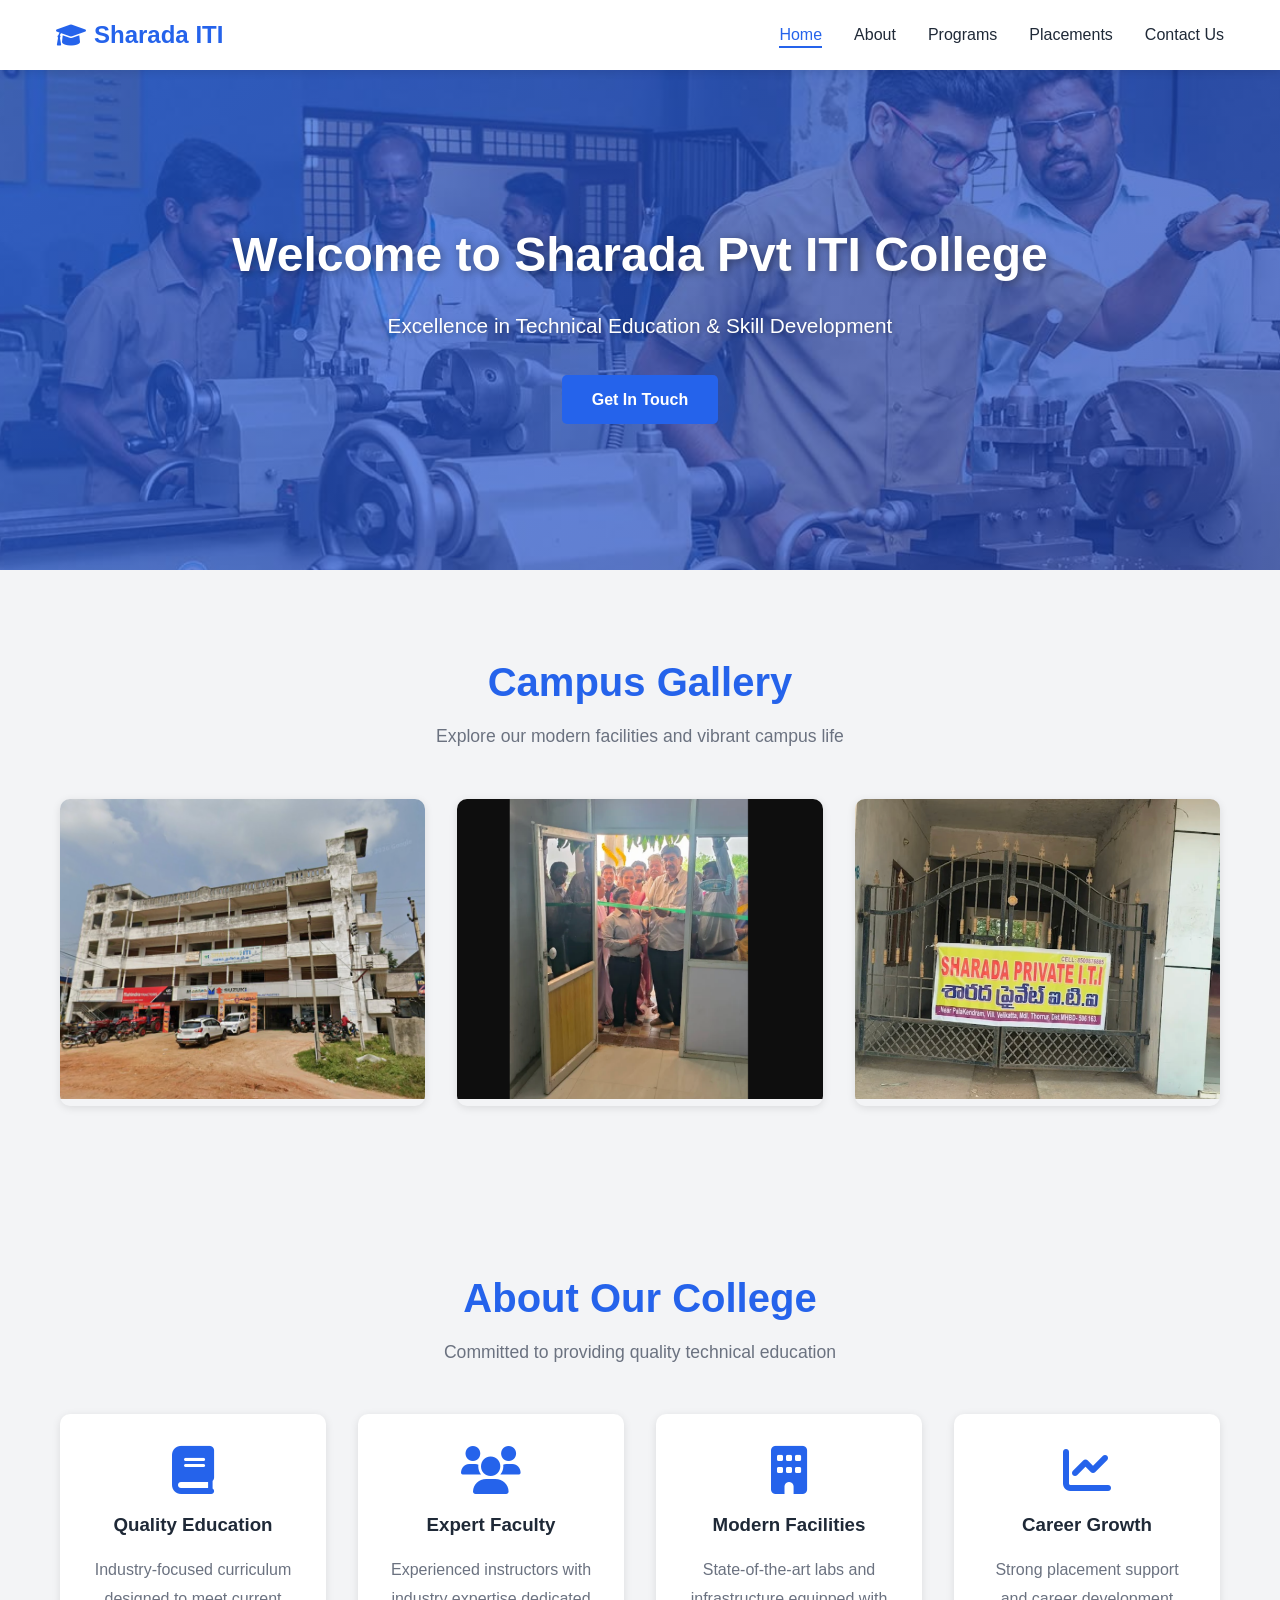
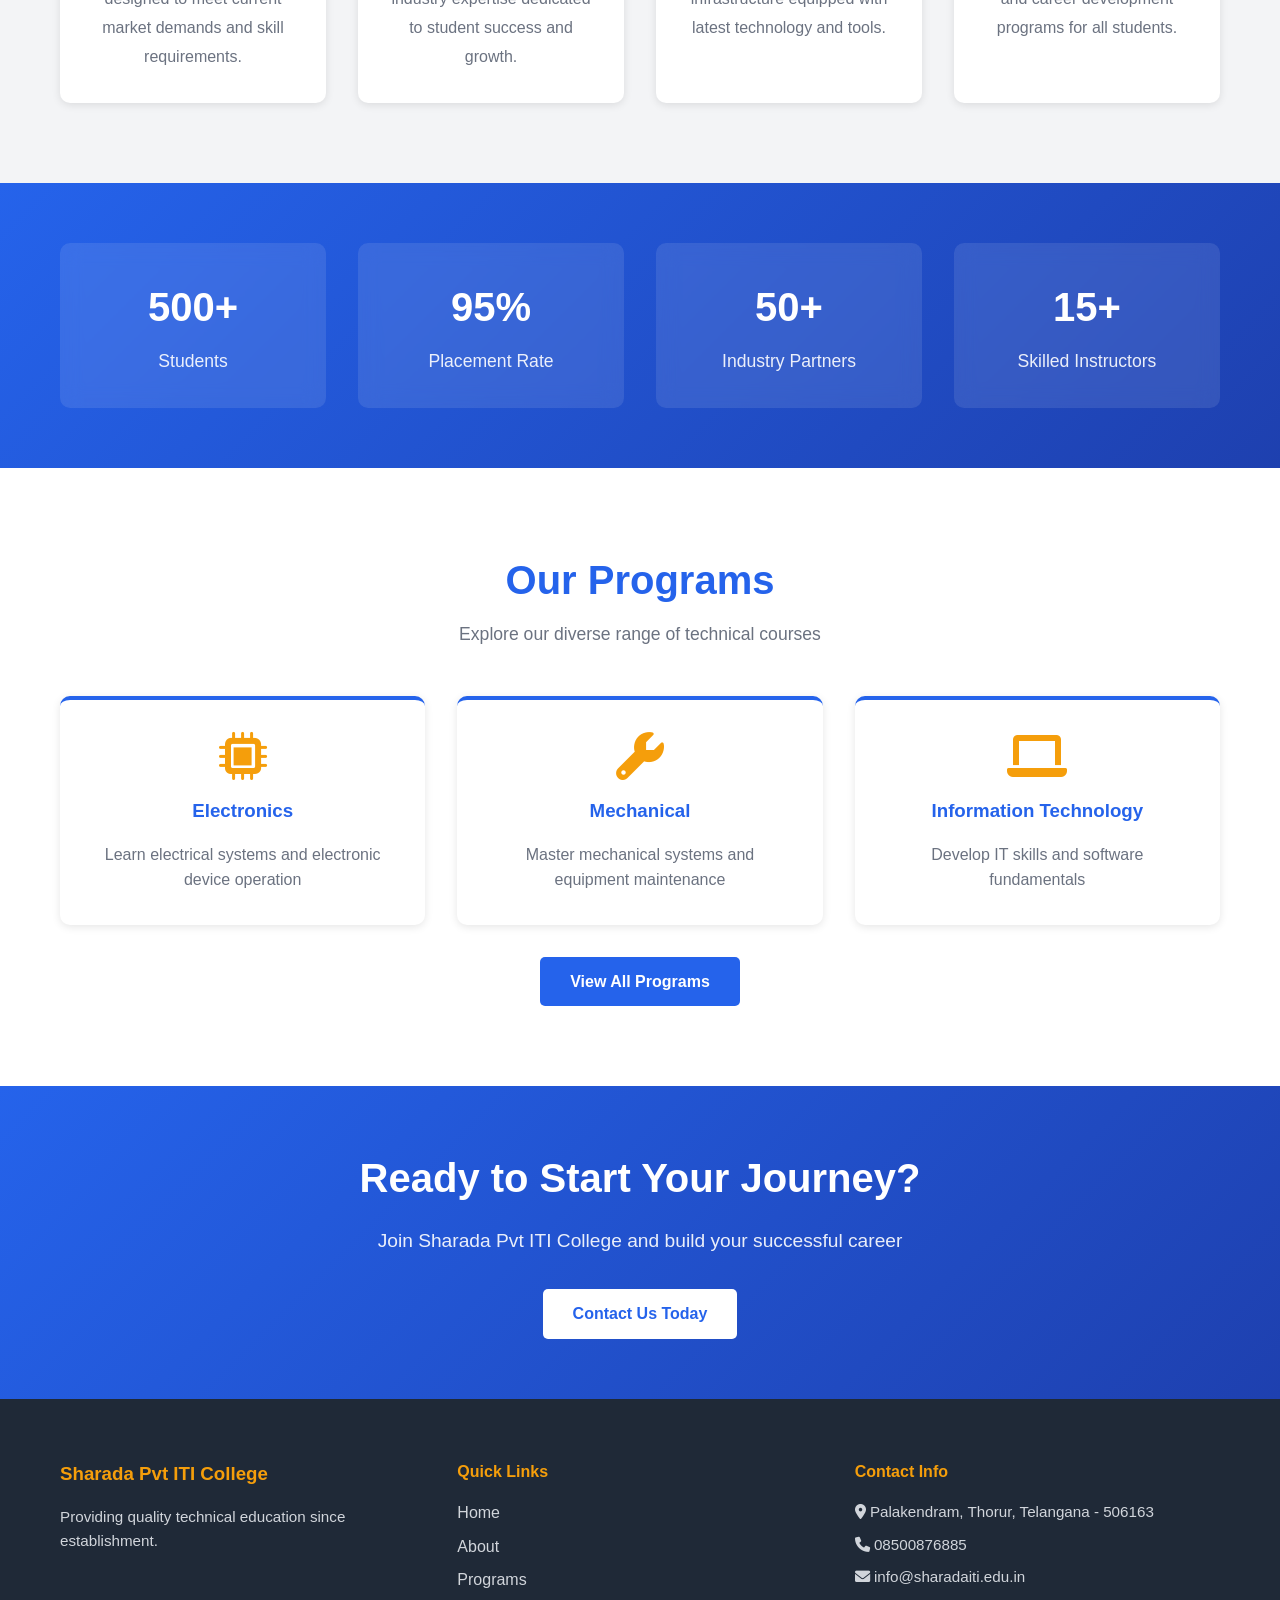
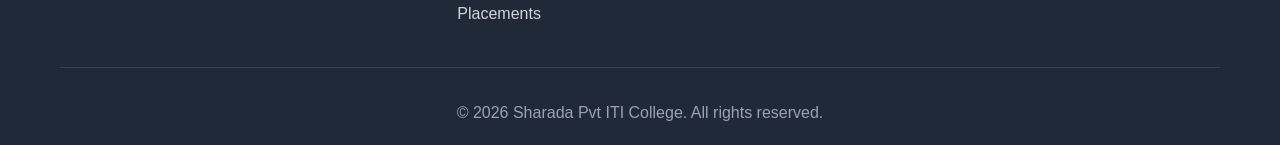
<file: index.html>
<!DOCTYPE html>
<html lang="en">
<head>
    <meta charset="UTF-8">
    <meta name="viewport" content="width=device-width, initial-scale=1.0">
    <title>Sharada Pvt ITI College - Home</title>
    <link rel="stylesheet" href="styles.css">
    <link rel="stylesheet" href="https://cdnjs.cloudflare.com/ajax/libs/font-awesome/6.0.0/css/all.min.css">
</head>
<body>
    <!-- Navigation Bar -->
    <nav class="navbar">
        <div class="nav-container">
            <div class="nav-logo">
                <a href="index.html">
                    <i class="fas fa-graduation-cap"></i> Sharada ITI
                </a>
            </div>
            <div class="hamburger" id="hamburger">
                <span></span>
                <span></span>
                <span></span>
            </div>
            <ul class="nav-menu" id="navMenu">
                <li class="nav-item">
                    <a href="index.html" class="nav-link active">Home</a>
                </li>
                <li class="nav-item">
                    <a href="about.html" class="nav-link">About</a>
                </li>
                <li class="nav-item">
                    <a href="programs.html" class="nav-link">Programs</a>
                </li>
                <li class="nav-item">
                    <a href="placements.html" class="nav-link">Placements</a>
                </li>
                <li class="nav-item">
                    <a href="contact.html" class="nav-link">Contact Us</a>
                </li>
            </ul>
        </div>
    </nav>

    <!-- Hero Section -->
    <section class="hero" style="background-image: url('assets/college 4.jpg');">
        <div class="hero-overlay"></div>
        <div class="hero-content">
            <h1>Welcome to Sharada Pvt ITI College</h1>
            <p>Excellence in Technical Education & Skill Development</p>
            <a href="contact.html" class="btn btn-primary">Get In Touch</a>
        </div>
    </section>

    <!-- College Gallery Section -->
    <section class="gallery-section">
        <div class="container">
            <div class="section-title">
                <h2>Campus Gallery</h2>
                <p>Explore our modern facilities and vibrant campus life</p>
            </div>
            <div class="gallery-grid">
                <div class="gallery-item">
                    <img src="assets/college.png" alt="College Campus View" class="gallery-image">
                    <div class="gallery-overlay">
                        <p>Campus Facilities</p>
                    </div>
                </div>
                <div class="gallery-item">
                    <img src="assets/college2.png" alt="College Infrastructure" class="gallery-image">
                    <div class="gallery-overlay">
                        <p>Modern Infrastructure</p>
                    </div>
                </div>
                <div class="gallery-item">
                    <img src="assets/college3.png" alt="College Learning Environment" class="gallery-image">
                    <div class="gallery-overlay">
                        <p>Learning Environment</p>
                    </div>
                </div>
            </div>
        </div>
    </section>

    <!-- About Section -->
    <section class="about-section">
        <div class="container">
            <div class="section-title">
                <h2>About Our College</h2>
                <p>Committed to providing quality technical education</p>
            </div>
            <div class="about-grid">
                <div class="about-card">
                    <i class="fas fa-book"></i>
                    <h3>Quality Education</h3>
                    <p>Industry-focused curriculum designed to meet current market demands and skill requirements.</p>
                </div>
                <div class="about-card">
                    <i class="fas fa-users"></i>
                    <h3>Expert Faculty</h3>
                    <p>Experienced instructors with industry expertise dedicated to student success and growth.</p>
                </div>
                <div class="about-card">
                    <i class="fas fa-building"></i>
                    <h3>Modern Facilities</h3>
                    <p>State-of-the-art labs and infrastructure equipped with latest technology and tools.</p>
                </div>
                <div class="about-card">
                    <i class="fas fa-chart-line"></i>
                    <h3>Career Growth</h3>
                    <p>Strong placement support and career development programs for all students.</p>
                </div>
            </div>
        </div>
    </section>

    <!-- Stats Section -->
    <section class="stats-section">
        <div class="container">
            <div class="stats-grid">
                <div class="stat-card">
                    <h3>500+</h3>
                    <p>Students</p>
                </div>
                <div class="stat-card">
                    <h3>95%</h3>
                    <p>Placement Rate</p>
                </div>
                <div class="stat-card">
                    <h3>50+</h3>
                    <p>Industry Partners</p>
                </div>
                <div class="stat-card">
                    <h3>15+</h3>
                    <p>Skilled Instructors</p>
                </div>
            </div>
        </div>
    </section>

    <!-- Programs Preview Section -->
    <section class="programs-preview">
        <div class="container">
            <div class="section-title">
                <h2>Our Programs</h2>
                <p>Explore our diverse range of technical courses</p>
            </div>
            <div class="programs-grid">
                <div class="program-card">
                    <i class="fas fa-microchip"></i>
                    <h3>Electronics</h3>
                    <p>Learn electrical systems and electronic device operation</p>
                </div>
                <div class="program-card">
                    <i class="fas fa-wrench"></i>
                    <h3>Mechanical</h3>
                    <p>Master mechanical systems and equipment maintenance</p>
                </div>
                <div class="program-card">
                    <i class="fas fa-laptop"></i>
                    <h3>Information Technology</h3>
                    <p>Develop IT skills and software fundamentals</p>
                </div>
            </div>
            <div style="text-align: center; margin-top: 30px;">
                <a href="programs.html" class="btn btn-primary">View All Programs</a>
            </div>
        </div>
    </section>

    <!-- Call to Action -->
    <section class="cta-section">
        <div class="container">
            <h2>Ready to Start Your Journey?</h2>
            <p>Join Sharada Pvt ITI College and build your successful career</p>
            <a href="contact.html" class="btn btn-light">Contact Us Today</a>
        </div>
    </section>

    <!-- Footer -->
    <footer class="footer">
        <div class="container">
            <div class="footer-content">
                <div class="footer-section">
                    <h3>Sharada Pvt ITI College</h3>
                    <p>Providing quality technical education since establishment.</p>
                </div>
                <div class="footer-section">
                    <h4>Quick Links</h4>
                    <ul>
                        <li><a href="index.html">Home</a></li>
                        <li><a href="about.html">About</a></li>
                        <li><a href="programs.html">Programs</a></li>
                        <li><a href="placements.html">Placements</a></li>
                    </ul>
                </div>
                <div class="footer-section">
                    <h4>Contact Info</h4>
                    <p><i class="fas fa-map-marker-alt"></i> Palakendram, Thorur, Telangana - 506163</p>
                    <p><i class="fas fa-phone"></i> <a href="tel:08500876885">08500876885</a></p>
                    <p><i class="fas fa-envelope"></i> <a href="mailto:info@sharadaiti.edu.in">info@sharadaiti.edu.in</a></p>
                </div>
            </div>
            <div class="footer-bottom">
                <p>&copy; 2026 Sharada Pvt ITI College. All rights reserved.</p>
            </div>
        </div>
    </footer>

    <script src="script.js"></script>
</body>
</html>
</file>
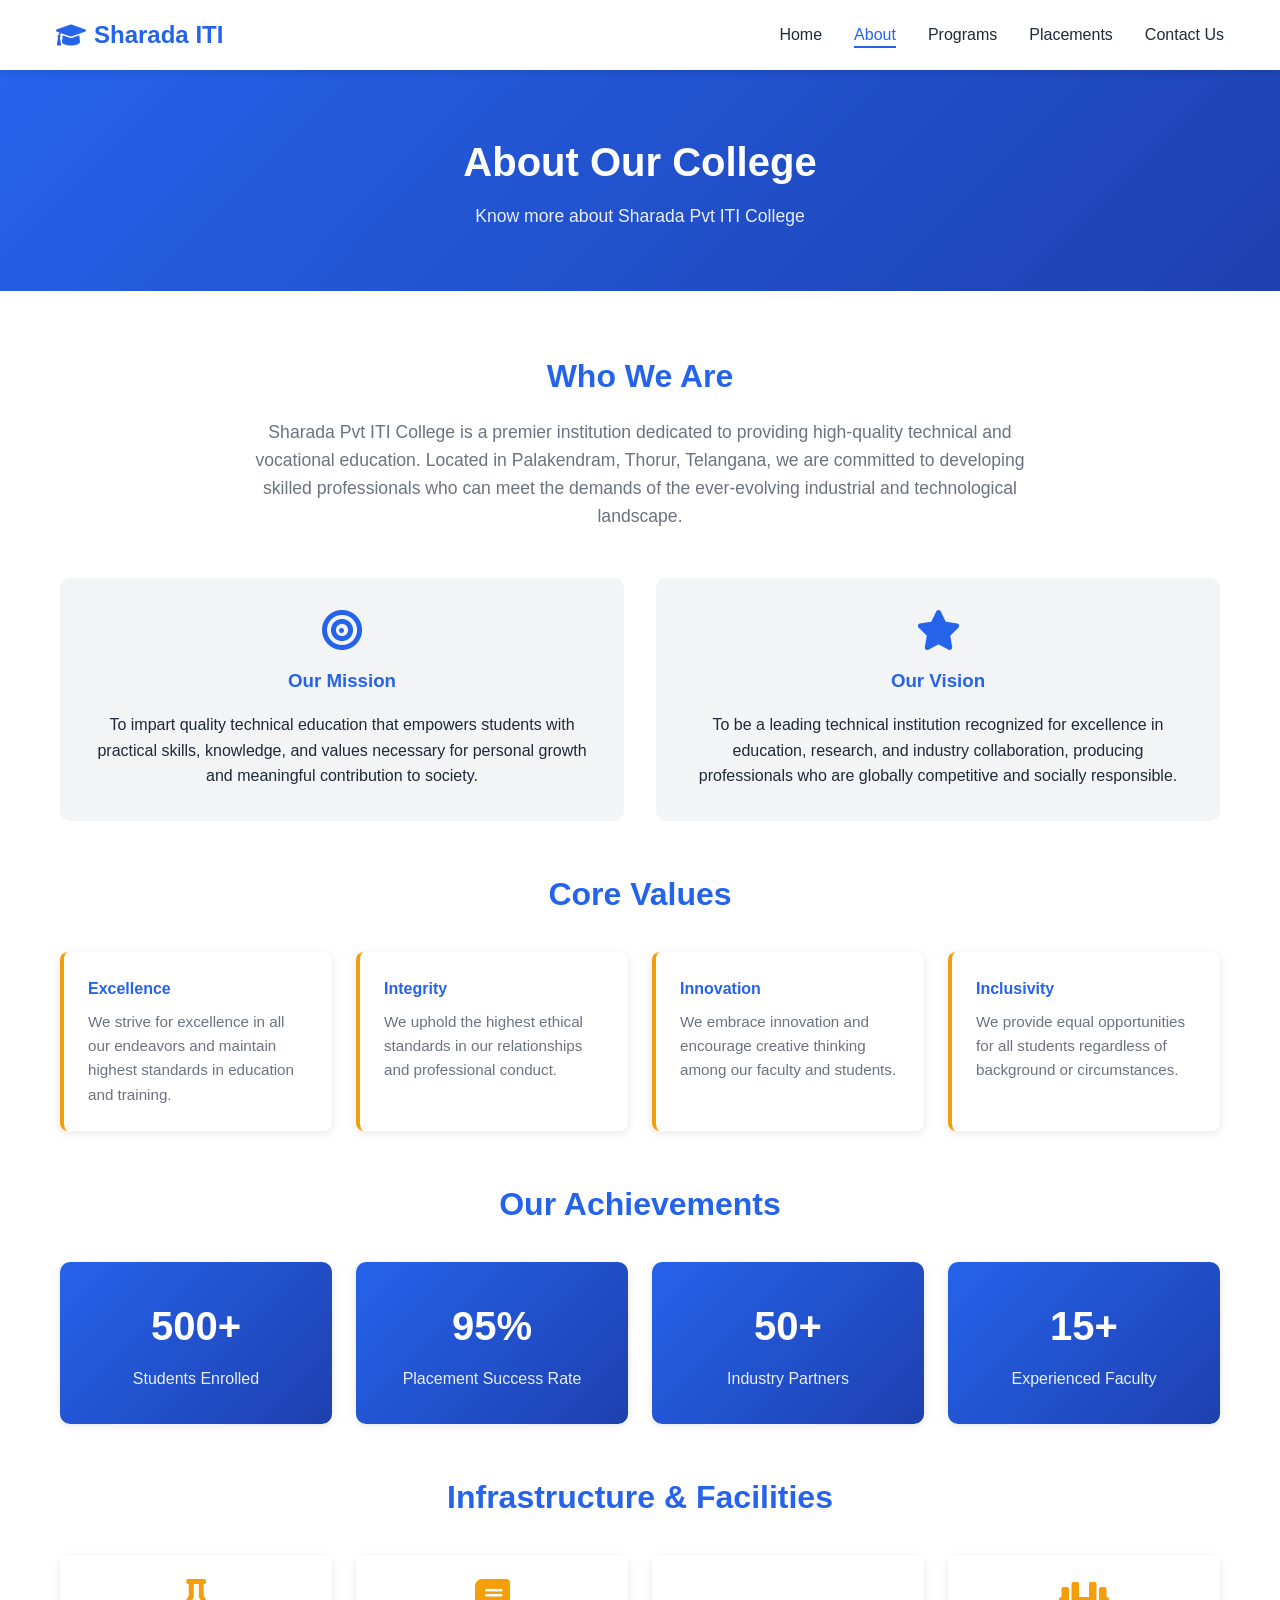
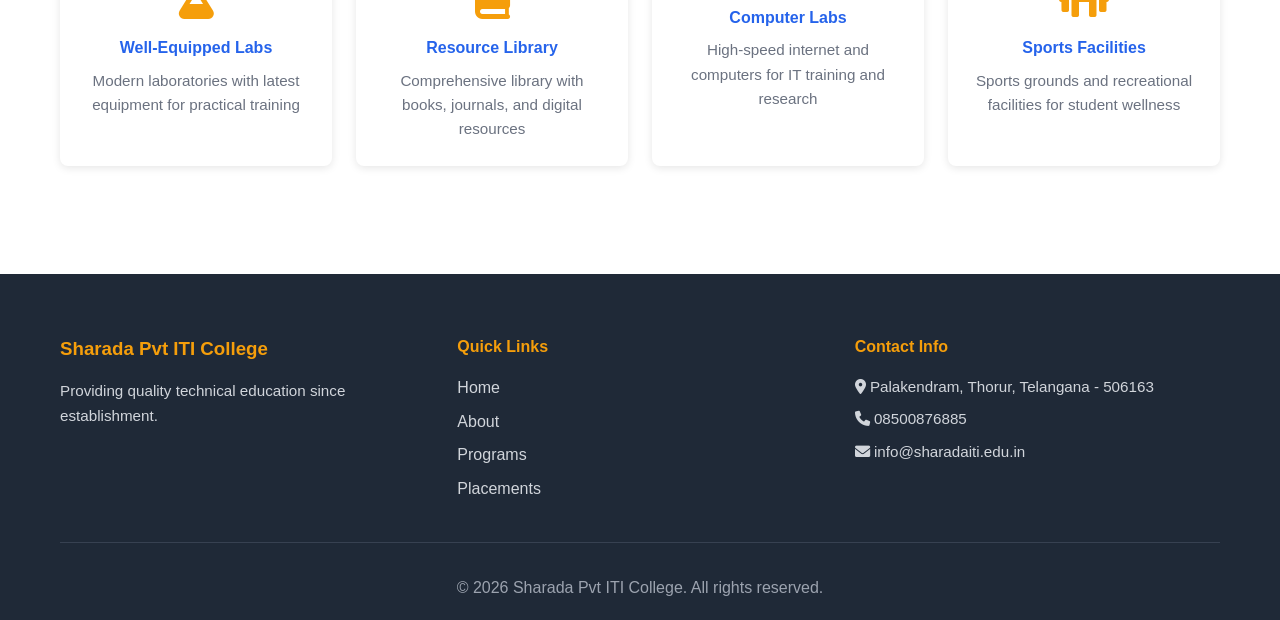
<file: about.html>
<!DOCTYPE html>
<html lang="en">
<head>
    <meta charset="UTF-8">
    <meta name="viewport" content="width=device-width, initial-scale=1.0">
    <title>About Us - Sharada Pvt ITI College</title>
    <link rel="stylesheet" href="styles.css">
    <link rel="stylesheet" href="https://cdnjs.cloudflare.com/ajax/libs/font-awesome/6.0.0/css/all.min.css">
</head>
<body>
    <!-- Navigation Bar -->
    <nav class="navbar">
        <div class="nav-container">
            <div class="nav-logo">
                <a href="index.html">
                    <i class="fas fa-graduation-cap"></i> Sharada ITI
                </a>
            </div>
            <div class="hamburger" id="hamburger">
                <span></span>
                <span></span>
                <span></span>
            </div>
            <ul class="nav-menu" id="navMenu">
                <li class="nav-item">
                    <a href="index.html" class="nav-link">Home</a>
                </li>
                <li class="nav-item">
                    <a href="about.html" class="nav-link active">About</a>
                </li>
                <li class="nav-item">
                    <a href="programs.html" class="nav-link">Programs</a>
                </li>
                <li class="nav-item">
                    <a href="placements.html" class="nav-link">Placements</a>
                </li>
                <li class="nav-item">
                    <a href="contact.html" class="nav-link">Contact Us</a>
                </li>
            </ul>
        </div>
    </nav>

    <!-- Page Header -->
    <section class="page-header">
        <div class="container">
            <h1>About Our College</h1>
            <p>Know more about Sharada Pvt ITI College</p>
        </div>
    </section>

    <!-- About Content -->
    <section class="about-content">
        <div class="container">
            <div class="about-intro">
                <h2>Who We Are</h2>
                <p>Sharada Pvt ITI College is a premier institution dedicated to providing high-quality technical and vocational education. Located in Palakendram, Thorur, Telangana, we are committed to developing skilled professionals who can meet the demands of the ever-evolving industrial and technological landscape.</p>
            </div>

            <div class="about-grid-full">
                <div class="about-item">
                    <i class="fas fa-bullseye"></i>
                    <h3>Our Mission</h3>
                    <p>To impart quality technical education that empowers students with practical skills, knowledge, and values necessary for personal growth and meaningful contribution to society.</p>
                </div>
                <div class="about-item">
                    <i class="fas fa-star"></i>
                    <h3>Our Vision</h3>
                    <p>To be a leading technical institution recognized for excellence in education, research, and industry collaboration, producing professionals who are globally competitive and socially responsible.</p>
                </div>
            </div>

            <div class="core-values">
                <h2>Core Values</h2>
                <div class="values-grid">
                    <div class="value-card">
                        <h4>Excellence</h4>
                        <p>We strive for excellence in all our endeavors and maintain highest standards in education and training.</p>
                    </div>
                    <div class="value-card">
                        <h4>Integrity</h4>
                        <p>We uphold the highest ethical standards in our relationships and professional conduct.</p>
                    </div>
                    <div class="value-card">
                        <h4>Innovation</h4>
                        <p>We embrace innovation and encourage creative thinking among our faculty and students.</p>
                    </div>
                    <div class="value-card">
                        <h4>Inclusivity</h4>
                        <p>We provide equal opportunities for all students regardless of background or circumstances.</p>
                    </div>
                </div>
            </div>

            <div class="achievements">
                <h2>Our Achievements</h2>
                <div class="achievements-grid">
                    <div class="achievement-card">
                        <div class="achievement-number">500+</div>
                        <p>Students Enrolled</p>
                    </div>
                    <div class="achievement-card">
                        <div class="achievement-number">95%</div>
                        <p>Placement Success Rate</p>
                    </div>
                    <div class="achievement-card">
                        <div class="achievement-number">50+</div>
                        <p>Industry Partners</p>
                    </div>
                    <div class="achievement-card">
                        <div class="achievement-number">15+</div>
                        <p>Experienced Faculty</p>
                    </div>
                </div>
            </div>

            <div class="infrastructure">
                <h2>Infrastructure & Facilities</h2>
                <div class="facilities-grid">
                    <div class="facility-item">
                        <i class="fas fa-flask"></i>
                        <h4>Well-Equipped Labs</h4>
                        <p>Modern laboratories with latest equipment for practical training</p>
                    </div>
                    <div class="facility-item">
                        <i class="fas fa-book"></i>
                        <h4>Resource Library</h4>
                        <p>Comprehensive library with books, journals, and digital resources</p>
                    </div>
                    <div class="facility-item">
                        <i class="fas fa-computer"></i>
                        <h4>Computer Labs</h4>
                        <p>High-speed internet and computers for IT training and research</p>
                    </div>
                    <div class="facility-item">
                        <i class="fas fa-dumbbell"></i>
                        <h4>Sports Facilities</h4>
                        <p>Sports grounds and recreational facilities for student wellness</p>
                    </div>
                </div>
            </div>
        </div>
    </section>

    <!-- Footer -->
    <footer class="footer">
        <div class="container">
            <div class="footer-content">
                <div class="footer-section">
                    <h3>Sharada Pvt ITI College</h3>
                    <p>Providing quality technical education since establishment.</p>
                </div>
                <div class="footer-section">
                    <h4>Quick Links</h4>
                    <ul>
                        <li><a href="index.html">Home</a></li>
                        <li><a href="about.html">About</a></li>
                        <li><a href="programs.html">Programs</a></li>
                        <li><a href="placements.html">Placements</a></li>
                    </ul>
                </div>
                <div class="footer-section">
                    <h4>Contact Info</h4>
                    <p><i class="fas fa-map-marker-alt"></i> Palakendram, Thorur, Telangana - 506163</p>
                    <p><i class="fas fa-phone"></i> <a href="tel:08500876885">08500876885</a></p>
                    <p><i class="fas fa-envelope"></i> <a href="mailto:info@sharadaiti.edu.in">info@sharadaiti.edu.in</a></p>
                </div>
            </div>
            <div class="footer-bottom">
                <p>&copy; 2026 Sharada Pvt ITI College. All rights reserved.</p>
            </div>
        </div>
    </footer>

    <script src="script.js"></script>
</body>
</html>
</file>
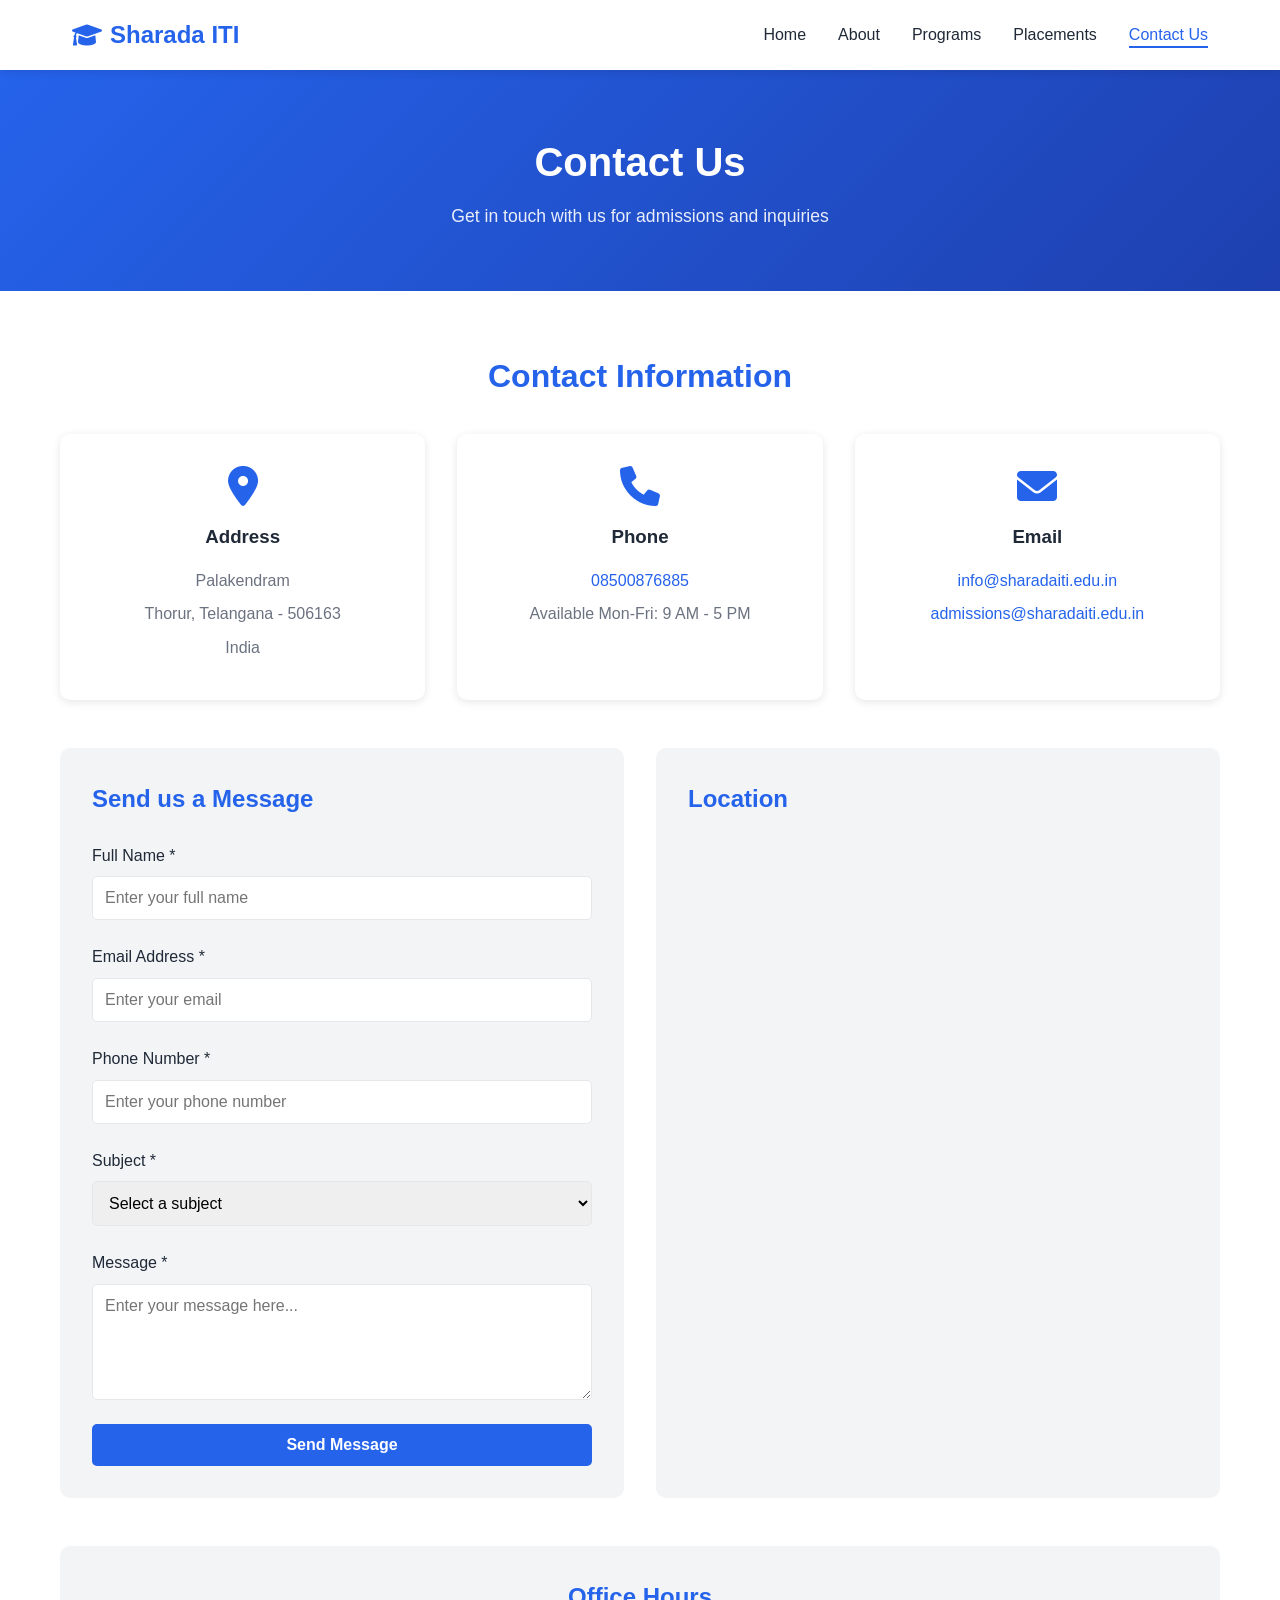
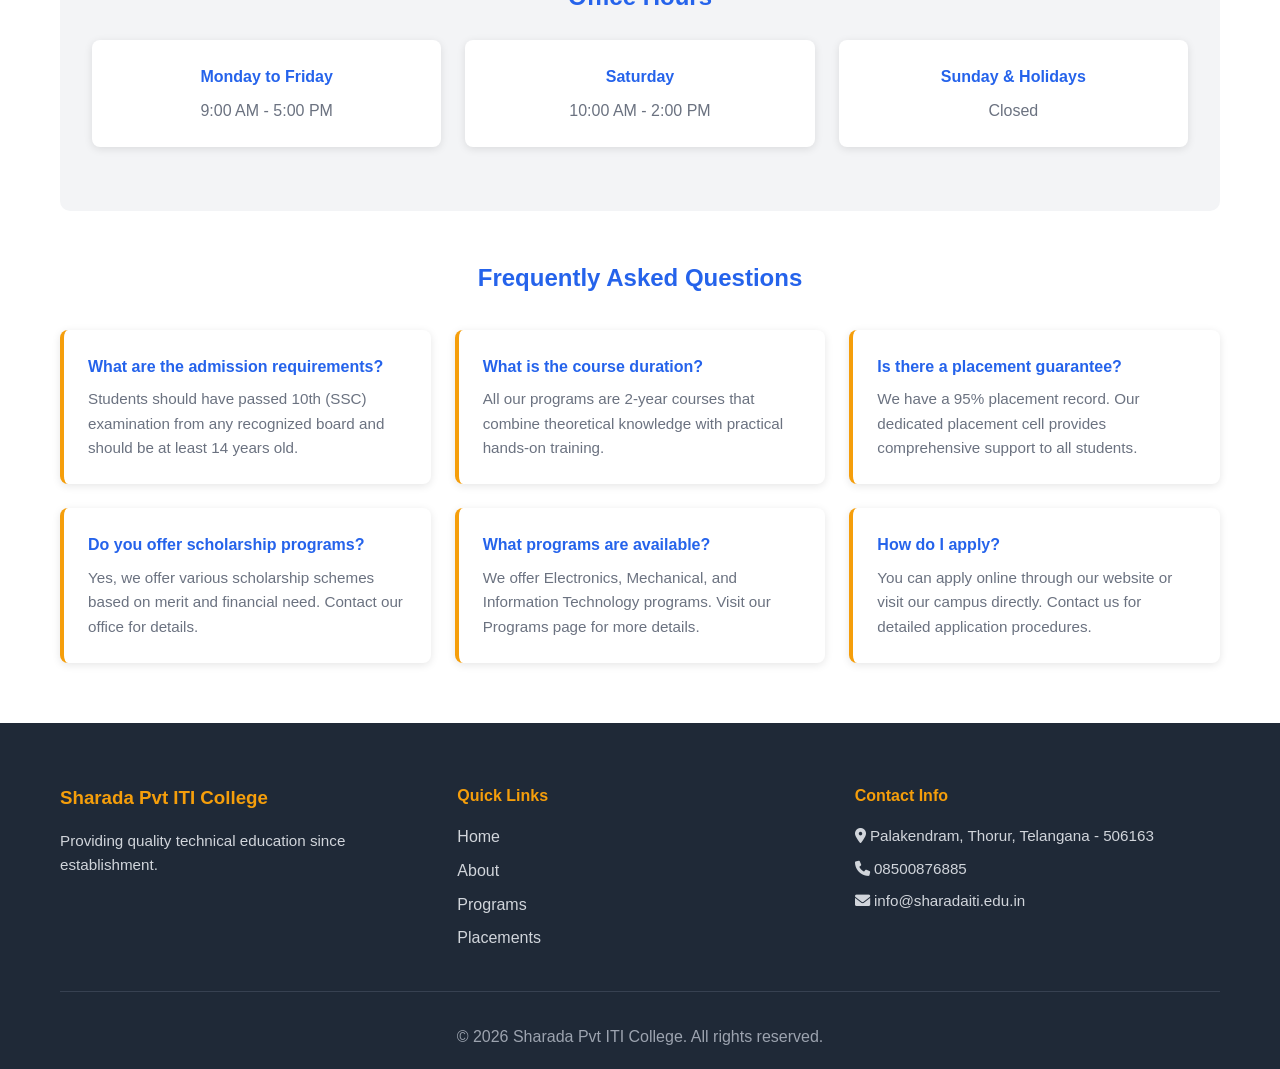
<file: contact.html>
<!DOCTYPE html>
<html lang="en">
<head>
    <meta charset="UTF-8">
    <meta name="viewport" content="width=device-width, initial-scale=1.0">
    <title>Contact Us - Sharada Pvt ITI College</title>
    <link rel="stylesheet" href="styles.css">
    <link rel="stylesheet" href="https://cdnjs.cloudflare.com/ajax/libs/font-awesome/6.0.0/css/all.min.css">
</head>
<body>
    <!-- Navigation Bar -->
    <nav class="navbar">
        <div class="nav-container">
            <div class="nav-logo">
                <a href="index.html">
                    <i class="fas fa-graduation-cap"></i> Sharada ITI
                </a>
            </div>
            <div class="hamburger" id="hamburger">
                <span></span>
                <span></span>
                <span></span>
            </div>
            <ul class="nav-menu" id="navMenu">
                <li class="nav-item">
                    <a href="index.html" class="nav-link">Home</a>
                </li>
                <li class="nav-item">
                    <a href="about.html" class="nav-link">About</a>
                </li>
                <li class="nav-item">
                    <a href="programs.html" class="nav-link">Programs</a>
                </li>
                <li class="nav-item">
                    <a href="placements.html" class="nav-link">Placements</a>
                </li>
                <li class="nav-item">
                    <a href="contact.html" class="nav-link active">Contact Us</a>
                </li>
            </ul>
        </div>
    </nav>

    <!-- Page Header -->
    <section class="page-header">
        <div class="container">
            <h1>Contact Us</h1>
            <p>Get in touch with us for admissions and inquiries</p>
        </div>
    </section>

    <!-- Contact Content -->
    <section class="contact-content">
        <div class="container">
            <!-- Contact Information -->
            <div class="contact-info-section">
                <h2>Contact Information</h2>
                <div class="contact-info-grid">
                    <div class="contact-info-card">
                        <i class="fas fa-map-marker-alt"></i>
                        <h3>Address</h3>
                        <p>Palakendram</p>
                        <p>Thorur, Telangana - 506163</p>
                        <p>India</p>
                    </div>
                    <div class="contact-info-card">
                        <i class="fas fa-phone"></i>
                        <h3>Phone</h3>
                        <p><a href="tel:08500876885">08500876885</a></p>
                        <p>Available Mon-Fri: 9 AM - 5 PM</p>
                    </div>
                    <div class="contact-info-card">
                        <i class="fas fa-envelope"></i>
                        <h3>Email</h3>
                        <p><a href="mailto:info@sharadaiti.edu.in">info@sharadaiti.edu.in</a></p>
                        <p><a href="mailto:admissions@sharadaiti.edu.in">admissions@sharadaiti.edu.in</a></p>
                    </div>
                </div>
            </div>

            <!-- Contact Form and Map -->
            <div class="contact-form-section">
                <div class="form-container">
                    <h2>Send us a Message</h2>
                    <form id="contactForm" class="contact-form">
                        <div class="form-group">
                            <label for="name">Full Name *</label>
                            <input type="text" id="name" name="name" required placeholder="Enter your full name">
                        </div>

                        <div class="form-group">
                            <label for="email">Email Address *</label>
                            <input type="email" id="email" name="email" required placeholder="Enter your email">
                        </div>

                        <div class="form-group">
                            <label for="phone">Phone Number *</label>
                            <input type="tel" id="phone" name="phone" required placeholder="Enter your phone number">
                        </div>

                        <div class="form-group">
                            <label for="subject">Subject *</label>
                            <select id="subject" name="subject" required>
                                <option value="">Select a subject</option>
                                <option value="admission">Admission Inquiry</option>
                                <option value="program">Program Information</option>
                                <option value="placement">Placement Information</option>
                                <option value="campus">Campus Visit</option>
                                <option value="other">Other</option>
                            </select>
                        </div>

                        <div class="form-group">
                            <label for="message">Message *</label>
                            <textarea id="message" name="message" required placeholder="Enter your message here..." rows="5"></textarea>
                        </div>

                        <button type="submit" class="btn btn-primary">Send Message</button>
                    </form>
                    <div id="formMessage" class="form-message"></div>
                </div>

                <div class="map-container">
                    <h2>Location</h2>
                    <iframe src="https://www.google.com/maps/embed?pb=!1m18!1m12!1m3!1d3803.8373169938456!2d79.3891!3d17.3594!2m3!1f0!2f0!3f0!3m2!1i1024!2i768!4f13.1!3m3!1m2!1s0x3a355555555555%3A0x555555555555!2sThorar%2C%20Telangana%20506163!5e0!3m2!1sen!2sin!4v1234567890" width="100%" height="400" style="border:0;" allowfullscreen="" loading="lazy" referrerpolicy="no-referrer-when-downgrade"></iframe>
                </div>
            </div>

            <!-- Office Hours and Additional Info -->
            <div class="office-info">
                <h2>Office Hours</h2>
                <div class="office-hours-grid">
                    <div class="hours-card">
                        <h4>Monday to Friday</h4>
                        <p>9:00 AM - 5:00 PM</p>
                    </div>
                    <div class="hours-card">
                        <h4>Saturday</h4>
                        <p>10:00 AM - 2:00 PM</p>
                    </div>
                    <div class="hours-card">
                        <h4>Sunday & Holidays</h4>
                        <p>Closed</p>
                    </div>
                </div>
            </div>

            <!-- FAQ Section -->
            <div class="faq-section">
                <h2>Frequently Asked Questions</h2>
                <div class="faq-grid">
                    <div class="faq-item">
                        <h4>What are the admission requirements?</h4>
                        <p>Students should have passed 10th (SSC) examination from any recognized board and should be at least 14 years old.</p>
                    </div>
                    <div class="faq-item">
                        <h4>What is the course duration?</h4>
                        <p>All our programs are 2-year courses that combine theoretical knowledge with practical hands-on training.</p>
                    </div>
                    <div class="faq-item">
                        <h4>Is there a placement guarantee?</h4>
                        <p>We have a 95% placement record. Our dedicated placement cell provides comprehensive support to all students.</p>
                    </div>
                    <div class="faq-item">
                        <h4>Do you offer scholarship programs?</h4>
                        <p>Yes, we offer various scholarship schemes based on merit and financial need. Contact our office for details.</p>
                    </div>
                    <div class="faq-item">
                        <h4>What programs are available?</h4>
                        <p>We offer Electronics, Mechanical, and Information Technology programs. Visit our Programs page for more details.</p>
                    </div>
                    <div class="faq-item">
                        <h4>How do I apply?</h4>
                        <p>You can apply online through our website or visit our campus directly. Contact us for detailed application procedures.</p>
                    </div>
                </div>
            </div>
        </div>
    </section>

    <!-- Footer -->
    <footer class="footer">
        <div class="container">
            <div class="footer-content">
                <div class="footer-section">
                    <h3>Sharada Pvt ITI College</h3>
                    <p>Providing quality technical education since establishment.</p>
                </div>
                <div class="footer-section">
                    <h4>Quick Links</h4>
                    <ul>
                        <li><a href="index.html">Home</a></li>
                        <li><a href="about.html">About</a></li>
                        <li><a href="programs.html">Programs</a></li>
                        <li><a href="placements.html">Placements</a></li>
                    </ul>
                </div>
                <div class="footer-section">
                    <h4>Contact Info</h4>
                    <p><i class="fas fa-map-marker-alt"></i> Palakendram, Thorur, Telangana - 506163</p>
                    <p><i class="fas fa-phone"></i> <a href="tel:08500876885">08500876885</a></p>
                    <p><i class="fas fa-envelope"></i> <a href="mailto:info@sharadaiti.edu.in">info@sharadaiti.edu.in</a></p>
                </div>
            </div>
            <div class="footer-bottom">
                <p>&copy; 2026 Sharada Pvt ITI College. All rights reserved.</p>
            </div>
        </div>
    </footer>

    <script src="script.js"></script>
</body>
</html>
</file>
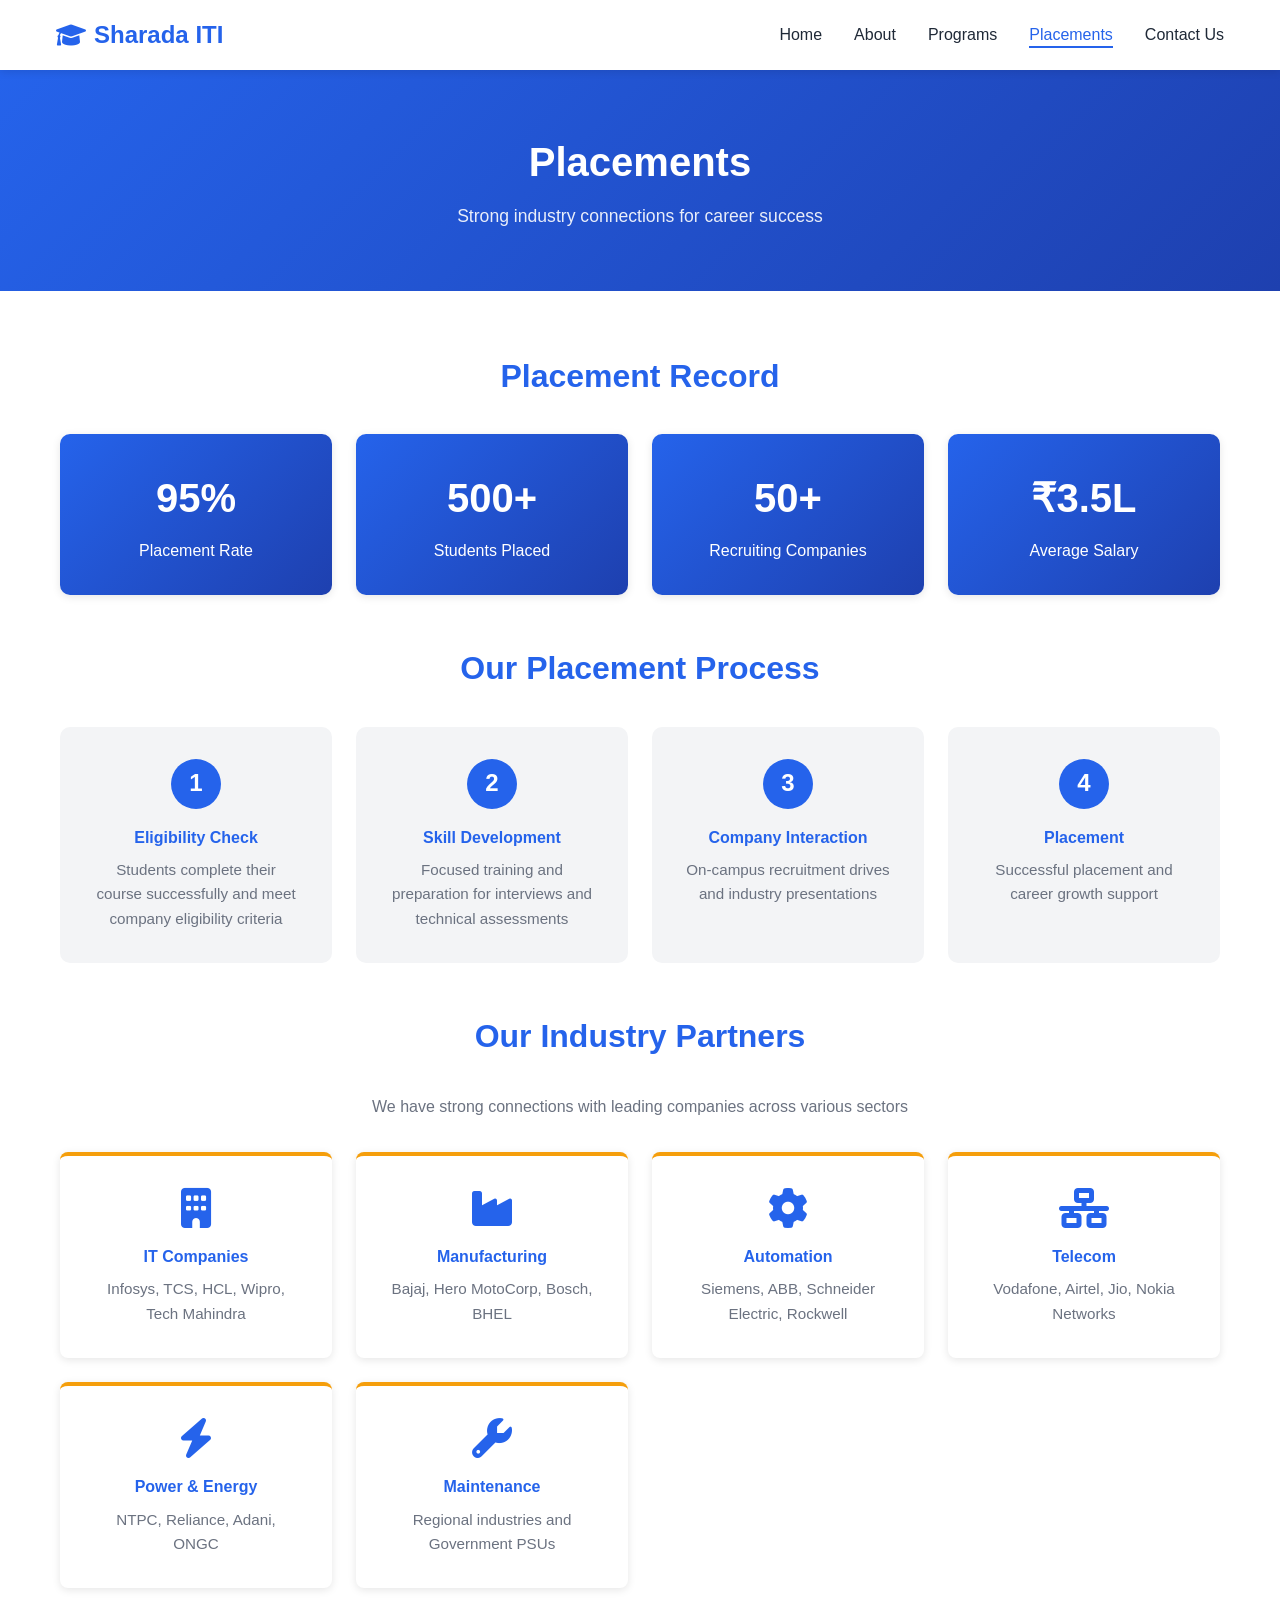
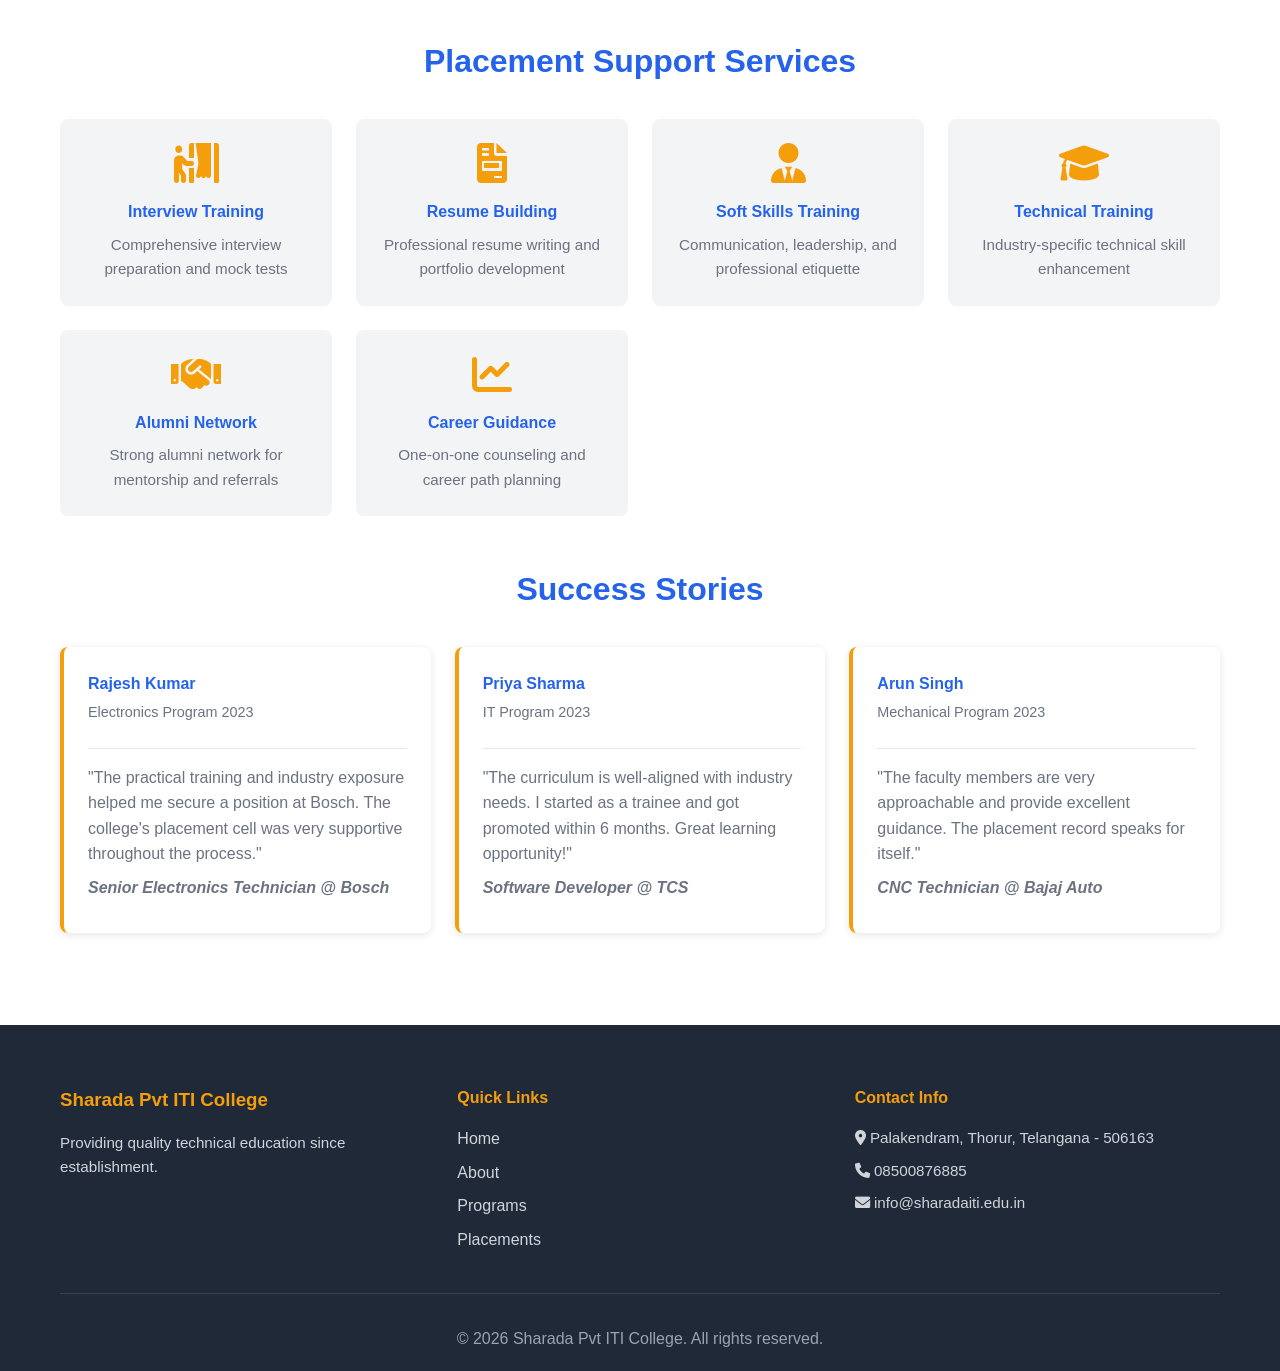
<file: placements.html>
<!DOCTYPE html>
<html lang="en">
<head>
    <meta charset="UTF-8">
    <meta name="viewport" content="width=device-width, initial-scale=1.0">
    <title>Placements - Sharada Pvt ITI College</title>
    <link rel="stylesheet" href="styles.css">
    <link rel="stylesheet" href="https://cdnjs.cloudflare.com/ajax/libs/font-awesome/6.0.0/css/all.min.css">
</head>
<body>
    <!-- Navigation Bar -->
    <nav class="navbar">
        <div class="nav-container">
            <div class="nav-logo">
                <a href="index.html">
                    <i class="fas fa-graduation-cap"></i> Sharada ITI
                </a>
            </div>
            <div class="hamburger" id="hamburger">
                <span></span>
                <span></span>
                <span></span>
            </div>
            <ul class="nav-menu" id="navMenu">
                <li class="nav-item">
                    <a href="index.html" class="nav-link">Home</a>
                </li>
                <li class="nav-item">
                    <a href="about.html" class="nav-link">About</a>
                </li>
                <li class="nav-item">
                    <a href="programs.html" class="nav-link">Programs</a>
                </li>
                <li class="nav-item">
                    <a href="placements.html" class="nav-link active">Placements</a>
                </li>
                <li class="nav-item">
                    <a href="contact.html" class="nav-link">Contact Us</a>
                </li>
            </ul>
        </div>
    </nav>

    <!-- Page Header -->
    <section class="page-header">
        <div class="container">
            <h1>Placements</h1>
            <p>Strong industry connections for career success</p>
        </div>
    </section>

    <!-- Placements Content -->
    <section class="placements-content">
        <div class="container">
            <!-- Statistics -->
            <div class="placement-stats">
                <h2>Placement Record</h2>
                <div class="stats-highlight">
                    <div class="stat-highlight-card">
                        <div class="stat-value">95%</div>
                        <p>Placement Rate</p>
                    </div>
                    <div class="stat-highlight-card">
                        <div class="stat-value">500+</div>
                        <p>Students Placed</p>
                    </div>
                    <div class="stat-highlight-card">
                        <div class="stat-value">50+</div>
                        <p>Recruiting Companies</p>
                    </div>
                    <div class="stat-highlight-card">
                        <div class="stat-value">₹3.5L</div>
                        <p>Average Salary</p>
                    </div>
                </div>
            </div>

            <!-- Placement Process -->
            <div class="placement-process">
                <h2>Our Placement Process</h2>
                <div class="process-steps">
                    <div class="process-step">
                        <div class="step-number">1</div>
                        <h4>Eligibility Check</h4>
                        <p>Students complete their course successfully and meet company eligibility criteria</p>
                    </div>
                    <div class="process-step">
                        <div class="step-number">2</div>
                        <h4>Skill Development</h4>
                        <p>Focused training and preparation for interviews and technical assessments</p>
                    </div>
                    <div class="process-step">
                        <div class="step-number">3</div>
                        <h4>Company Interaction</h4>
                        <p>On-campus recruitment drives and industry presentations</p>
                    </div>
                    <div class="process-step">
                        <div class="step-number">4</div>
                        <h4>Placement</h4>
                        <p>Successful placement and career growth support</p>
                    </div>
                </div>
            </div>

            <!-- Top Recruiters -->
            <div class="recruiters-section">
                <h2>Our Industry Partners</h2>
                <p>We have strong connections with leading companies across various sectors</p>
                <div class="recruiters-grid">
                    <div class="recruiter-card">
                        <i class="fas fa-building"></i>
                        <h4>IT Companies</h4>
                        <p>Infosys, TCS, HCL, Wipro, Tech Mahindra</p>
                    </div>
                    <div class="recruiter-card">
                        <i class="fas fa-industry"></i>
                        <h4>Manufacturing</h4>
                        <p>Bajaj, Hero MotoCorp, Bosch, BHEL</p>
                    </div>
                    <div class="recruiter-card">
                        <i class="fas fa-cog"></i>
                        <h4>Automation</h4>
                        <p>Siemens, ABB, Schneider Electric, Rockwell</p>
                    </div>
                    <div class="recruiter-card">
                        <i class="fas fa-network-wired"></i>
                        <h4>Telecom</h4>
                        <p>Vodafone, Airtel, Jio, Nokia Networks</p>
                    </div>
                    <div class="recruiter-card">
                        <i class="fas fa-bolt"></i>
                        <h4>Power & Energy</h4>
                        <p>NTPC, Reliance, Adani, ONGC</p>
                    </div>
                    <div class="recruiter-card">
                        <i class="fas fa-wrench"></i>
                        <h4>Maintenance</h4>
                        <p>Regional industries and Government PSUs</p>
                    </div>
                </div>
            </div>

            <!-- Career Support -->
            <div class="career-support">
                <h2>Placement Support Services</h2>
                <div class="support-grid">
                    <div class="support-item">
                        <i class="fas fa-person-booth"></i>
                        <h4>Interview Training</h4>
                        <p>Comprehensive interview preparation and mock tests</p>
                    </div>
                    <div class="support-item">
                        <i class="fas fa-file-invoice"></i>
                        <h4>Resume Building</h4>
                        <p>Professional resume writing and portfolio development</p>
                    </div>
                    <div class="support-item">
                        <i class="fas fa-user-tie"></i>
                        <h4>Soft Skills Training</h4>
                        <p>Communication, leadership, and professional etiquette</p>
                    </div>
                    <div class="support-item">
                        <i class="fas fa-graduation-cap"></i>
                        <h4>Technical Training</h4>
                        <p>Industry-specific technical skill enhancement</p>
                    </div>
                    <div class="support-item">
                        <i class="fas fa-handshake"></i>
                        <h4>Alumni Network</h4>
                        <p>Strong alumni network for mentorship and referrals</p>
                    </div>
                    <div class="support-item">
                        <i class="fas fa-chart-line"></i>
                        <h4>Career Guidance</h4>
                        <p>One-on-one counseling and career path planning</p>
                    </div>
                </div>
            </div>

            <!-- Student Success Stories -->
            <div class="success-stories">
                <h2>Success Stories</h2>
                <div class="stories-grid">
                    <div class="story-card">
                        <div class="story-header">
                            <h4>Rajesh Kumar</h4>
                            <p>Electronics Program 2023</p>
                        </div>
                        <p>"The practical training and industry exposure helped me secure a position at Bosch. The college's placement cell was very supportive throughout the process."</p>
                        <p class="job-title">Senior Electronics Technician @ Bosch</p>
                    </div>
                    <div class="story-card">
                        <div class="story-header">
                            <h4>Priya Sharma</h4>
                            <p>IT Program 2023</p>
                        </div>
                        <p>"The curriculum is well-aligned with industry needs. I started as a trainee and got promoted within 6 months. Great learning opportunity!"</p>
                        <p class="job-title">Software Developer @ TCS</p>
                    </div>
                    <div class="story-card">
                        <div class="story-header">
                            <h4>Arun Singh</h4>
                            <p>Mechanical Program 2023</p>
                        </div>
                        <p>"The faculty members are very approachable and provide excellent guidance. The placement record speaks for itself."</p>
                        <p class="job-title">CNC Technician @ Bajaj Auto</p>
                    </div>
                </div>
            </div>
        </div>
    </section>

    <!-- Footer -->
    <footer class="footer">
        <div class="container">
            <div class="footer-content">
                <div class="footer-section">
                    <h3>Sharada Pvt ITI College</h3>
                    <p>Providing quality technical education since establishment.</p>
                </div>
                <div class="footer-section">
                    <h4>Quick Links</h4>
                    <ul>
                        <li><a href="index.html">Home</a></li>
                        <li><a href="about.html">About</a></li>
                        <li><a href="programs.html">Programs</a></li>
                        <li><a href="placements.html">Placements</a></li>
                    </ul>
                </div>
                <div class="footer-section">
                    <h4>Contact Info</h4>
                    <p><i class="fas fa-map-marker-alt"></i> Palakendram, Thorur, Telangana - 506163</p>
                    <p><i class="fas fa-phone"></i> <a href="tel:08500876885">08500876885</a></p>
                    <p><i class="fas fa-envelope"></i> <a href="mailto:info@sharadaiti.edu.in">info@sharadaiti.edu.in</a></p>
                </div>
            </div>
            <div class="footer-bottom">
                <p>&copy; 2026 Sharada Pvt ITI College. All rights reserved.</p>
            </div>
        </div>
    </footer>

    <script src="script.js"></script>
</body>
</html>
</file>
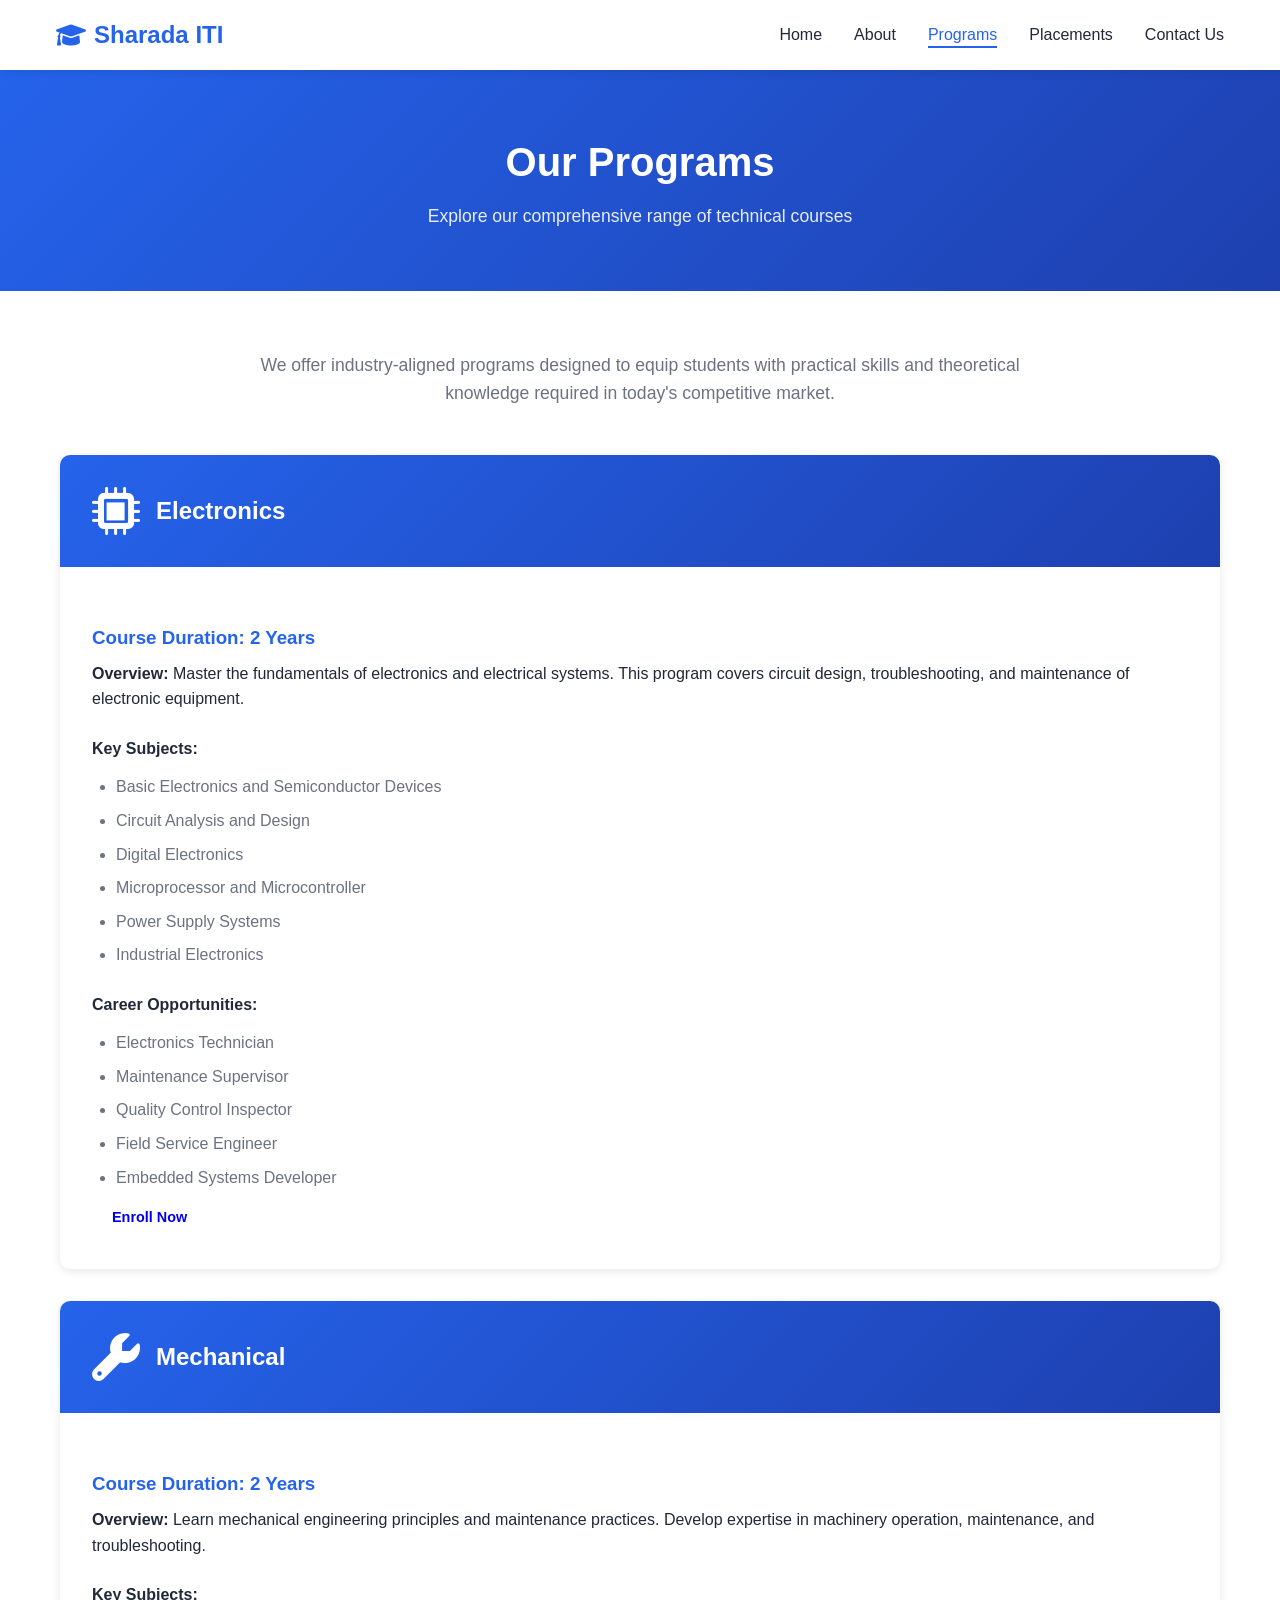
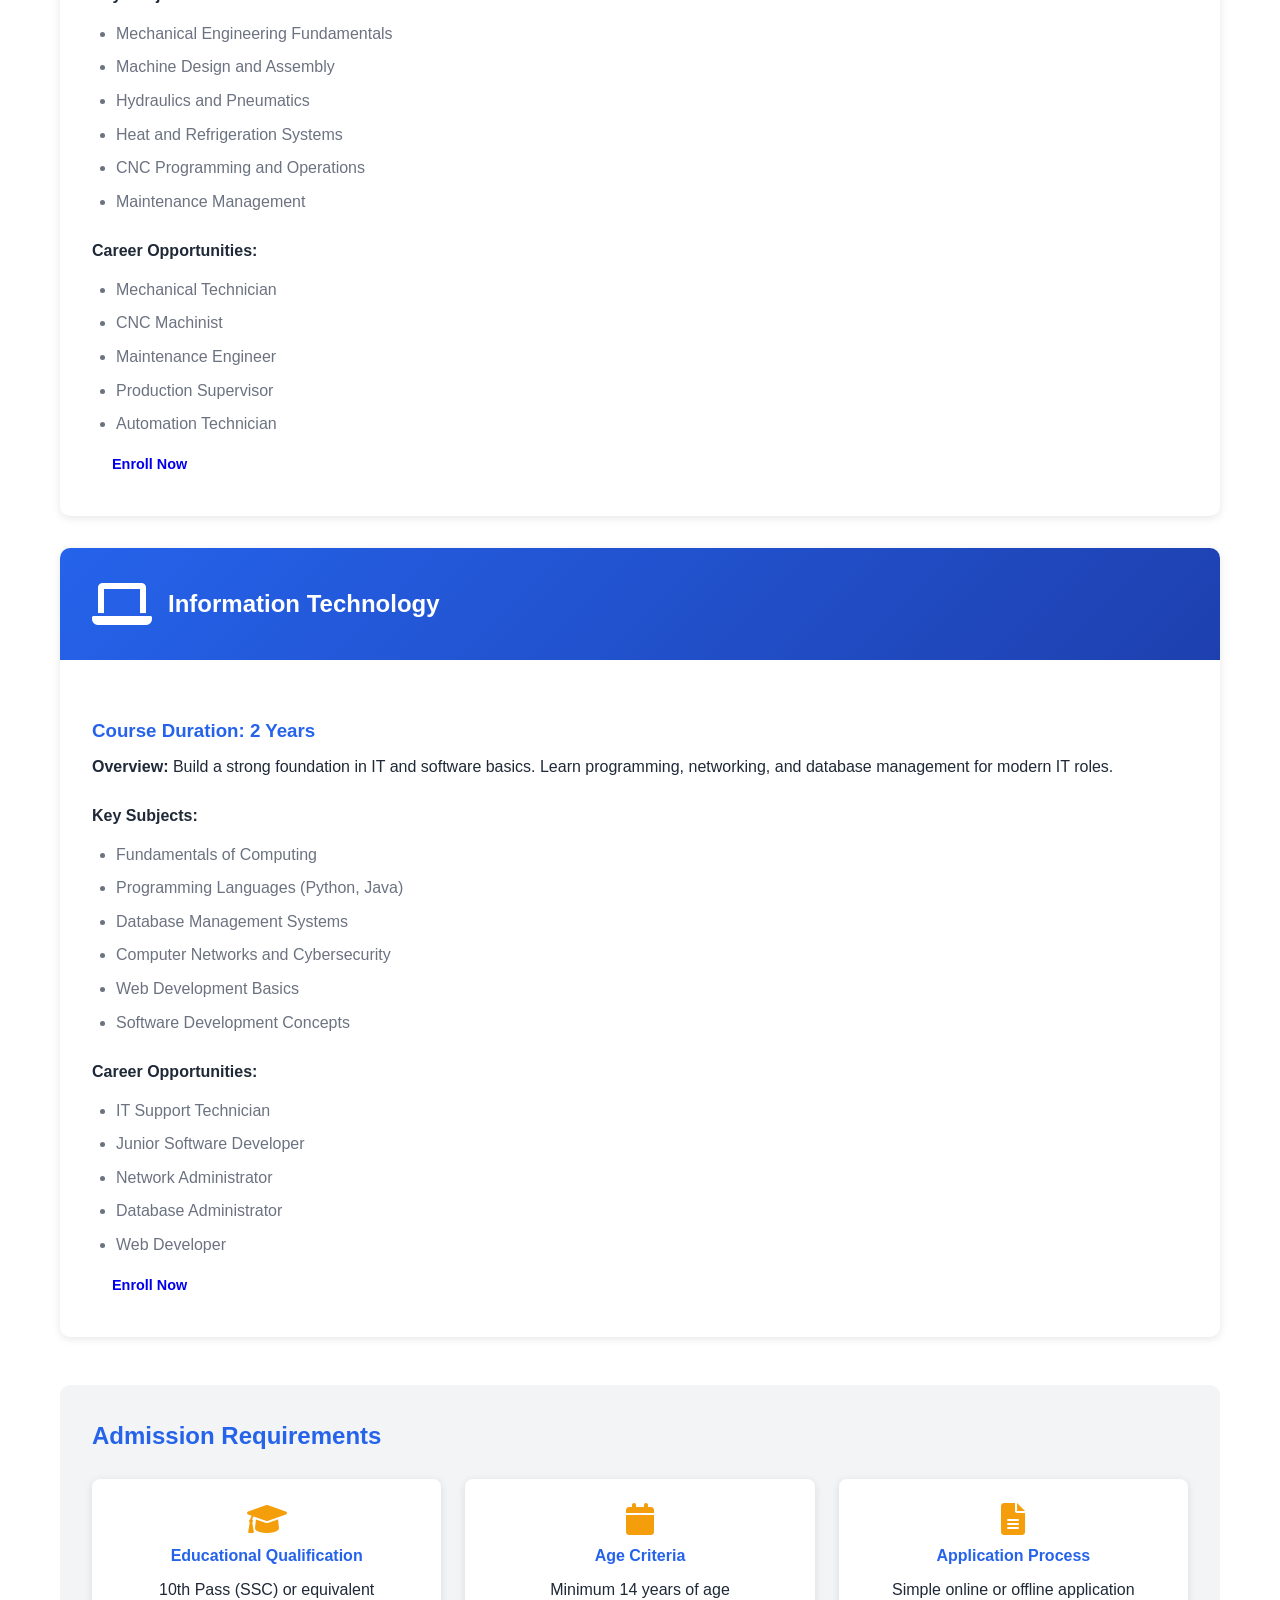
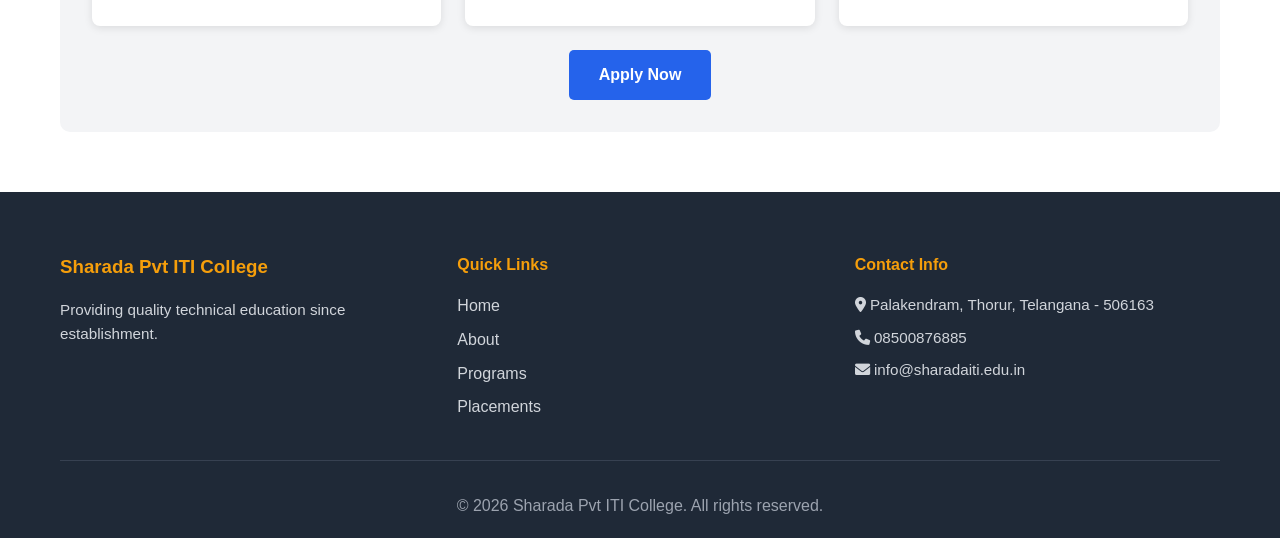
<file: programs.html>
<!DOCTYPE html>
<html lang="en">
<head>
    <meta charset="UTF-8">
    <meta name="viewport" content="width=device-width, initial-scale=1.0">
    <title>Programs - Sharada Pvt ITI College</title>
    <link rel="stylesheet" href="styles.css">
    <link rel="stylesheet" href="https://cdnjs.cloudflare.com/ajax/libs/font-awesome/6.0.0/css/all.min.css">
</head>
<body>
    <!-- Navigation Bar -->
    <nav class="navbar">
        <div class="nav-container">
            <div class="nav-logo">
                <a href="index.html">
                    <i class="fas fa-graduation-cap"></i> Sharada ITI
                </a>
            </div>
            <div class="hamburger" id="hamburger">
                <span></span>
                <span></span>
                <span></span>
            </div>
            <ul class="nav-menu" id="navMenu">
                <li class="nav-item">
                    <a href="index.html" class="nav-link">Home</a>
                </li>
                <li class="nav-item">
                    <a href="about.html" class="nav-link">About</a>
                </li>
                <li class="nav-item">
                    <a href="programs.html" class="nav-link active">Programs</a>
                </li>
                <li class="nav-item">
                    <a href="placements.html" class="nav-link">Placements</a>
                </li>
                <li class="nav-item">
                    <a href="contact.html" class="nav-link">Contact Us</a>
                </li>
            </ul>
        </div>
    </nav>

    <!-- Page Header -->
    <section class="page-header">
        <div class="container">
            <h1>Our Programs</h1>
            <p>Explore our comprehensive range of technical courses</p>
        </div>
    </section>

    <!-- Programs Content -->
    <section class="programs-content">
        <div class="container">
            <p class="intro-text">We offer industry-aligned programs designed to equip students with practical skills and theoretical knowledge required in today's competitive market.</p>

            <div class="programs-detailed">
                <!-- Program 1 -->
                <div class="program-detail-card">
                    <div class="program-header">
                        <i class="fas fa-microchip"></i>
                        <h2>Electronics</h2>
                    </div>
                    <div class="program-body">
                        <h3>Course Duration: 2 Years</h3>
                        <p><strong>Overview:</strong> Master the fundamentals of electronics and electrical systems. This program covers circuit design, troubleshooting, and maintenance of electronic equipment.</p>
                        
                        <h4>Key Subjects:</h4>
                        <ul>
                            <li>Basic Electronics and Semiconductor Devices</li>
                            <li>Circuit Analysis and Design</li>
                            <li>Digital Electronics</li>
                            <li>Microprocessor and Microcontroller</li>
                            <li>Power Supply Systems</li>
                            <li>Industrial Electronics</li>
                        </ul>

                        <h4>Career Opportunities:</h4>
                        <ul>
                            <li>Electronics Technician</li>
                            <li>Maintenance Supervisor</li>
                            <li>Quality Control Inspector</li>
                            <li>Field Service Engineer</li>
                            <li>Embedded Systems Developer</li>
                        </ul>

                        <a href="contact.html" class="btn btn-small">Enroll Now</a>
                    </div>
                </div>

                <!-- Program 2 -->
                <div class="program-detail-card">
                    <div class="program-header">
                        <i class="fas fa-wrench"></i>
                        <h2>Mechanical</h2>
                    </div>
                    <div class="program-body">
                        <h3>Course Duration: 2 Years</h3>
                        <p><strong>Overview:</strong> Learn mechanical engineering principles and maintenance practices. Develop expertise in machinery operation, maintenance, and troubleshooting.</p>
                        
                        <h4>Key Subjects:</h4>
                        <ul>
                            <li>Mechanical Engineering Fundamentals</li>
                            <li>Machine Design and Assembly</li>
                            <li>Hydraulics and Pneumatics</li>
                            <li>Heat and Refrigeration Systems</li>
                            <li>CNC Programming and Operations</li>
                            <li>Maintenance Management</li>
                        </ul>

                        <h4>Career Opportunities:</h4>
                        <ul>
                            <li>Mechanical Technician</li>
                            <li>CNC Machinist</li>
                            <li>Maintenance Engineer</li>
                            <li>Production Supervisor</li>
                            <li>Automation Technician</li>
                        </ul>

                        <a href="contact.html" class="btn btn-small">Enroll Now</a>
                    </div>
                </div>

                <!-- Program 3 -->
                <div class="program-detail-card">
                    <div class="program-header">
                        <i class="fas fa-laptop"></i>
                        <h2>Information Technology</h2>
                    </div>
                    <div class="program-body">
                        <h3>Course Duration: 2 Years</h3>
                        <p><strong>Overview:</strong> Build a strong foundation in IT and software basics. Learn programming, networking, and database management for modern IT roles.</p>
                        
                        <h4>Key Subjects:</h4>
                        <ul>
                            <li>Fundamentals of Computing</li>
                            <li>Programming Languages (Python, Java)</li>
                            <li>Database Management Systems</li>
                            <li>Computer Networks and Cybersecurity</li>
                            <li>Web Development Basics</li>
                            <li>Software Development Concepts</li>
                        </ul>

                        <h4>Career Opportunities:</h4>
                        <ul>
                            <li>IT Support Technician</li>
                            <li>Junior Software Developer</li>
                            <li>Network Administrator</li>
                            <li>Database Administrator</li>
                            <li>Web Developer</li>
                        </ul>

                        <a href="contact.html" class="btn btn-small">Enroll Now</a>
                    </div>
                </div>
            </div>

            <div class="admission-info">
                <h2>Admission Requirements</h2>
                <div class="requirements-grid">
                    <div class="req-item">
                        <i class="fas fa-graduation-cap"></i>
                        <h4>Educational Qualification</h4>
                        <p>10th Pass (SSC) or equivalent</p>
                    </div>
                    <div class="req-item">
                        <i class="fas fa-calendar"></i>
                        <h4>Age Criteria</h4>
                        <p>Minimum 14 years of age</p>
                    </div>
                    <div class="req-item">
                        <i class="fas fa-file-alt"></i>
                        <h4>Application Process</h4>
                        <p>Simple online or offline application</p>
                    </div>
                </div>
                <p class="centered-text"><a href="contact.html" class="btn btn-primary">Apply Now</a></p>
            </div>
        </div>
    </section>

    <!-- Footer -->
    <footer class="footer">
        <div class="container">
            <div class="footer-content">
                <div class="footer-section">
                    <h3>Sharada Pvt ITI College</h3>
                    <p>Providing quality technical education since establishment.</p>
                </div>
                <div class="footer-section">
                    <h4>Quick Links</h4>
                    <ul>
                        <li><a href="index.html">Home</a></li>
                        <li><a href="about.html">About</a></li>
                        <li><a href="programs.html">Programs</a></li>
                        <li><a href="placements.html">Placements</a></li>
                    </ul>
                </div>
                <div class="footer-section">
                    <h4>Contact Info</h4>
                    <p><i class="fas fa-map-marker-alt"></i> Palakendram, Thorur, Telangana - 506163</p>
                    <p><i class="fas fa-phone"></i> <a href="tel:08500876885">08500876885</a></p>
                    <p><i class="fas fa-envelope"></i> <a href="mailto:info@sharadaiti.edu.in">info@sharadaiti.edu.in</a></p>
                </div>
            </div>
            <div class="footer-bottom">
                <p>&copy; 2026 Sharada Pvt ITI College. All rights reserved.</p>
            </div>
        </div>
    </footer>

    <script src="script.js"></script>
</body>
</html>
</file>
<file: styles.css>
* {
    margin: 0;
    padding: 0;
    box-sizing: border-box;
}

:root {
    --primary-color: #2563eb;
    --secondary-color: #1e40af;
    --accent-color: #f59e0b;
    --text-color: #1f2937;
    --light-bg: #f3f4f6;
    --white: #ffffff;
    --border-color: #e5e7eb;
    --shadow: 0 2px 8px rgba(0, 0, 0, 0.1);
}

body {
    font-family: 'Segoe UI', Tahoma, Geneva, Verdana, sans-serif;
    line-height: 1.6;
    color: var(--text-color);
}

.container {
    max-width: 1200px;
    margin: 0 auto;
    padding: 0 20px;
}

/* ============ NAVIGATION BAR ============ */
.navbar {
    background: var(--white);
    box-shadow: var(--shadow);
    position: sticky;
    top: 0;
    z-index: 1000;
}

.nav-container {
    display: flex;
    justify-content: space-between;
    align-items: center;
    padding: 1rem 2rem;
    max-width: 1200px;
    margin: 0 auto;
}

.nav-logo a {
    font-size: 1.5rem;
    font-weight: bold;
    color: var(--primary-color);
    text-decoration: none;
    display: flex;
    align-items: center;
    gap: 0.5rem;
}

.nav-menu {
    display: flex;
    list-style: none;
    gap: 2rem;
}

.nav-link {
    text-decoration: none;
    color: var(--text-color);
    font-weight: 500;
    transition: color 0.3s ease;
    position: relative;
}

.nav-link:hover,
.nav-link.active {
    color: var(--primary-color);
}

.nav-link::after {
    content: '';
    position: absolute;
    width: 0;
    height: 2px;
    bottom: -5px;
    left: 0;
    background-color: var(--primary-color);
    transition: width 0.3s ease;
}

.nav-link:hover::after,
.nav-link.active::after {
    width: 100%;
}

.hamburger {
    display: none;
    flex-direction: column;
    cursor: pointer;
}

.hamburger span {
    width: 25px;
    height: 3px;
    background: var(--text-color);
    margin: 5px 0;
    transition: 0.3s;
    border-radius: 2px;
}

.hamburger.active span:nth-child(1) {
    transform: rotate(-45deg) translate(-5px, 6px);
}

.hamburger.active span:nth-child(2) {
    opacity: 0;
}

.hamburger.active span:nth-child(3) {
    transform: rotate(45deg) translate(-5px, -6px);
}

/* ============ HERO SECTION ============ */
.hero {
    background-size: cover;
    background-position: center;
    background-attachment: fixed;
    color: var(--white);
    padding: 100px 20px;
    text-align: center;
    min-height: 500px;
    display: flex;
    align-items: center;
    justify-content: center;
    position: relative;
}

.hero-overlay {
    position: absolute;
    top: 0;
    left: 0;
    right: 0;
    bottom: 0;
    background: linear-gradient(135deg, rgba(37, 99, 235, 0.7) 0%, rgba(30, 64, 175, 0.7) 100%);
    z-index: 1;
}

.hero-content {
    position: relative;
    z-index: 2;
}

.hero-content h1 {
    font-size: 3rem;
    margin-bottom: 1rem;
    text-shadow: 2px 2px 8px rgba(0, 0, 0, 0.4);
}

.hero-content p {
    font-size: 1.3rem;
    margin-bottom: 2rem;
    text-shadow: 1px 1px 4px rgba(0, 0, 0, 0.3);
}

/* ============ BUTTONS ============ */
.btn {
    display: inline-block;
    padding: 12px 30px;
    border: none;
    border-radius: 5px;
    text-decoration: none;
    font-weight: 600;
    cursor: pointer;
    transition: all 0.3s ease;
    font-size: 1rem;
}

.btn-primary {
    background-color: var(--primary-color);
    color: var(--white);
}

.btn-primary:hover {
    background-color: var(--secondary-color);
    transform: translateY(-2px);
    box-shadow: 0 4px 12px rgba(37, 99, 235, 0.4);
}

.btn-light {
    background-color: var(--white);
    color: var(--primary-color);
}

.btn-light:hover {
    background-color: var(--light-bg);
    transform: translateY(-2px);
}

.btn-small {
    padding: 8px 20px;
    font-size: 0.9rem;
}

/* ============ SECTION STYLING ============ */
.section-title {
    text-align: center;
    margin-bottom: 3rem;
}

.section-title h2 {
    font-size: 2.5rem;
    margin-bottom: 0.5rem;
    color: var(--primary-color);
}

.section-title p {
    font-size: 1.1rem;
    color: #6b7280;
}

/* ============ ABOUT SECTION ============ */
.about-section {
    padding: 80px 20px;
    background-color: var(--light-bg);
}

.about-grid {
    display: grid;
    grid-template-columns: repeat(auto-fit, minmax(250px, 1fr));
    gap: 2rem;
    margin-top: 2rem;
}

.about-card {
    background: var(--white);
    padding: 2rem;
    border-radius: 10px;
    box-shadow: var(--shadow);
    text-align: center;
    transition: transform 0.3s ease, box-shadow 0.3s ease;
}

.about-card:hover {
    transform: translateY(-5px);
    box-shadow: 0 8px 20px rgba(0, 0, 0, 0.15);
}

.about-card i {
    font-size: 3rem;
    color: var(--primary-color);
    margin-bottom: 1rem;
}

.about-card h3 {
    margin-bottom: 1rem;
    color: var(--text-color);
}

.about-card p {
    color: #6b7280;
    line-height: 1.8;
}

/* ============ STATS SECTION ============ */
.stats-section {
    padding: 60px 20px;
    background: linear-gradient(135deg, var(--primary-color) 0%, var(--secondary-color) 100%);
}

.stats-grid {
    display: grid;
    grid-template-columns: repeat(auto-fit, minmax(200px, 1fr));
    gap: 2rem;
}

.stat-card {
    background: rgba(255, 255, 255, 0.1);
    padding: 2rem;
    text-align: center;
    border-radius: 10px;
    color: var(--white);
    backdrop-filter: blur(10px);
}

.stat-card h3 {
    font-size: 2.5rem;
    margin-bottom: 0.5rem;
}

.stat-card p {
    font-size: 1.1rem;
    opacity: 0.9;
}

/* ============ GALLERY SECTION ============ */
.gallery-section {
    padding: 80px 20px;
    background-color: var(--light-bg);
}

.gallery-grid {
    display: grid;
    grid-template-columns: repeat(auto-fit, minmax(300px, 1fr));
    gap: 2rem;
}

.gallery-item {
    position: relative;
    overflow: hidden;
    border-radius: 10px;
    box-shadow: var(--shadow);
    cursor: pointer;
    transition: transform 0.3s ease;
}

.gallery-item:hover {
    transform: scale(1.05);
}

.gallery-image {
    width: 100%;
    height: 300px;
    object-fit: cover;
    transition: transform 0.3s ease;
}

.gallery-item:hover .gallery-image {
    transform: scale(1.1);
}

.gallery-overlay {
    position: absolute;
    top: 0;
    left: 0;
    right: 0;
    bottom: 0;
    background: linear-gradient(135deg, rgba(37, 99, 235, 0.8) 0%, rgba(30, 64, 175, 0.8) 100%);
    display: flex;
    align-items: center;
    justify-content: center;
    opacity: 0;
    transition: opacity 0.3s ease;
}

.gallery-item:hover .gallery-overlay {
    opacity: 1;
}

.gallery-overlay p {
    color: var(--white);
    font-size: 1.3rem;
    font-weight: 600;
    text-align: center;
}

/* ============ PROGRAMS SECTION ============ */
.programs-preview {
    padding: 80px 20px;
}

.programs-grid {
    display: grid;
    grid-template-columns: repeat(auto-fit, minmax(280px, 1fr));
    gap: 2rem;
    margin-bottom: 2rem;
}

.program-card {
    background: var(--white);
    padding: 2rem;
    border-radius: 10px;
    box-shadow: var(--shadow);
    text-align: center;
    transition: all 0.3s ease;
    border-top: 4px solid var(--primary-color);
}

.program-card:hover {
    transform: translateY(-8px);
    box-shadow: 0 10px 25px rgba(0, 0, 0, 0.15);
}

.program-card i {
    font-size: 3rem;
    color: var(--accent-color);
    margin-bottom: 1rem;
}

.program-card h3 {
    margin-bottom: 1rem;
    color: var(--primary-color);
}

.program-card p {
    color: #6b7280;
}

/* ============ CTA SECTION ============ */
.cta-section {
    background: linear-gradient(135deg, var(--primary-color) 0%, var(--secondary-color) 100%);
    color: var(--white);
    padding: 60px 20px;
    text-align: center;
}

.cta-section h2 {
    font-size: 2.5rem;
    margin-bottom: 1rem;
}

.cta-section p {
    font-size: 1.2rem;
    margin-bottom: 2rem;
    opacity: 0.9;
}

/* ============ PAGE HEADER ============ */
.page-header {
    background: linear-gradient(135deg, var(--primary-color) 0%, var(--secondary-color) 100%);
    color: var(--white);
    padding: 60px 20px;
    text-align: center;
}

.page-header h1 {
    font-size: 2.5rem;
    margin-bottom: 0.5rem;
}

.page-header p {
    font-size: 1.1rem;
    opacity: 0.9;
}

/* ============ ABOUT CONTENT PAGE ============ */
.about-content {
    padding: 60px 20px;
}

.about-intro {
    text-align: center;
    margin-bottom: 3rem;
}

.about-intro h2 {
    font-size: 2rem;
    color: var(--primary-color);
    margin-bottom: 1rem;
}

.about-intro p {
    font-size: 1.1rem;
    color: #6b7280;
    max-width: 800px;
    margin: 0 auto;
}

.about-grid-full {
    display: grid;
    grid-template-columns: repeat(auto-fit, minmax(300px, 1fr));
    gap: 2rem;
    margin-bottom: 3rem;
}

.about-item {
    background: var(--light-bg);
    padding: 2rem;
    border-radius: 10px;
    text-align: center;
}

.about-item i {
    font-size: 2.5rem;
    color: var(--primary-color);
    margin-bottom: 1rem;
}

.about-item h3 {
    color: var(--primary-color);
    margin-bottom: 1rem;
}

.core-values,
.achievements,
.infrastructure {
    margin-bottom: 3rem;
}

.core-values h2,
.achievements h2,
.infrastructure h2 {
    text-align: center;
    color: var(--primary-color);
    margin-bottom: 2rem;
    font-size: 2rem;
}

.values-grid {
    display: grid;
    grid-template-columns: repeat(auto-fit, minmax(250px, 1fr));
    gap: 1.5rem;
}

.value-card {
    background: var(--white);
    padding: 1.5rem;
    border-radius: 8px;
    box-shadow: var(--shadow);
    border-left: 4px solid var(--accent-color);
}

.value-card h4 {
    color: var(--primary-color);
    margin-bottom: 0.5rem;
}

.value-card p {
    color: #6b7280;
    font-size: 0.95rem;
}

.achievements-grid {
    display: grid;
    grid-template-columns: repeat(auto-fit, minmax(200px, 1fr));
    gap: 1.5rem;
}

.achievement-card {
    background: linear-gradient(135deg, var(--primary-color) 0%, var(--secondary-color) 100%);
    color: var(--white);
    padding: 2rem;
    border-radius: 10px;
    text-align: center;
    box-shadow: var(--shadow);
}

.achievement-number {
    font-size: 2.5rem;
    font-weight: bold;
    margin-bottom: 0.5rem;
}

.achievement-card p {
    opacity: 0.9;
}

.facilities-grid {
    display: grid;
    grid-template-columns: repeat(auto-fit, minmax(250px, 1fr));
    gap: 1.5rem;
}

.facility-item {
    background: var(--white);
    padding: 1.5rem;
    border-radius: 8px;
    box-shadow: var(--shadow);
    text-align: center;
}

.facility-item i {
    font-size: 2.5rem;
    color: var(--accent-color);
    margin-bottom: 1rem;
}

.facility-item h4 {
    color: var(--primary-color);
    margin-bottom: 0.5rem;
}

.facility-item p {
    color: #6b7280;
    font-size: 0.95rem;
}

/* ============ PROGRAMS CONTENT PAGE ============ */
.programs-content {
    padding: 60px 20px;
}

.intro-text {
    text-align: center;
    font-size: 1.1rem;
    color: #6b7280;
    max-width: 800px;
    margin: 0 auto 3rem;
}

.programs-detailed {
    display: grid;
    gap: 2rem;
    margin-bottom: 3rem;
}

.program-detail-card {
    background: var(--white);
    border-radius: 10px;
    box-shadow: var(--shadow);
    overflow: hidden;
}

.program-header {
    background: linear-gradient(135deg, var(--primary-color) 0%, var(--secondary-color) 100%);
    color: var(--white);
    padding: 2rem;
    display: flex;
    align-items: center;
    gap: 1rem;
}

.program-header i {
    font-size: 3rem;
}

.program-header h2 {
    margin: 0;
}

.program-body {
    padding: 2rem;
}

.program-body h3 {
    color: var(--primary-color);
    margin: 1.5rem 0 0.5rem;
}

.program-body h4 {
    color: var(--text-color);
    margin-top: 1.5rem;
    margin-bottom: 0.8rem;
}

.program-body ul {
    margin-left: 1.5rem;
    color: #6b7280;
}

.program-body li {
    margin-bottom: 0.5rem;
}

.admission-info {
    background: var(--light-bg);
    padding: 2rem;
    border-radius: 10px;
    margin-top: 2rem;
}

.admission-info h2 {
    color: var(--primary-color);
    margin-bottom: 1.5rem;
}

.requirements-grid {
    display: grid;
    grid-template-columns: repeat(auto-fit, minmax(250px, 1fr));
    gap: 1.5rem;
    margin-bottom: 1.5rem;
}

.req-item {
    background: var(--white);
    padding: 1.5rem;
    border-radius: 8px;
    text-align: center;
    box-shadow: var(--shadow);
}

.req-item i {
    font-size: 2rem;
    color: var(--accent-color);
    margin-bottom: 0.5rem;
}

.req-item h4 {
    color: var(--primary-color);
    margin-bottom: 0.5rem;
}

.centered-text {
    text-align: center;
}

/* ============ PLACEMENTS PAGE ============ */
.placements-content {
    padding: 60px 20px;
}

.placement-stats h2,
.placement-process h2,
.recruiters-section h2,
.career-support h2,
.success-stories h2 {
    text-align: center;
    color: var(--primary-color);
    margin-bottom: 2rem;
    font-size: 2rem;
}

.stats-highlight {
    display: grid;
    grid-template-columns: repeat(auto-fit, minmax(200px, 1fr));
    gap: 1.5rem;
    margin-bottom: 3rem;
}

.stat-highlight-card {
    background: linear-gradient(135deg, var(--primary-color) 0%, var(--secondary-color) 100%);
    color: var(--white);
    padding: 2rem;
    border-radius: 10px;
    text-align: center;
    box-shadow: var(--shadow);
}

.stat-value {
    font-size: 2.5rem;
    font-weight: bold;
    margin-bottom: 0.5rem;
}

.placement-process {
    margin-bottom: 3rem;
}

.process-steps {
    display: grid;
    grid-template-columns: repeat(auto-fit, minmax(200px, 1fr));
    gap: 1.5rem;
    margin-bottom: 2rem;
}

.process-step {
    background: var(--light-bg);
    padding: 2rem;
    border-radius: 10px;
    text-align: center;
    position: relative;
}

.step-number {
    width: 50px;
    height: 50px;
    background: var(--primary-color);
    color: var(--white);
    border-radius: 50%;
    display: flex;
    align-items: center;
    justify-content: center;
    font-weight: bold;
    font-size: 1.5rem;
    margin: 0 auto 1rem;
}

.process-step h4 {
    color: var(--primary-color);
    margin-bottom: 0.5rem;
}

.process-step p {
    color: #6b7280;
    font-size: 0.95rem;
}

.recruiters-section {
    margin-bottom: 3rem;
}

.recruiters-section > p {
    text-align: center;
    color: #6b7280;
    margin-bottom: 2rem;
}

.recruiters-grid {
    display: grid;
    grid-template-columns: repeat(auto-fit, minmax(250px, 1fr));
    gap: 1.5rem;
    margin-bottom: 2rem;
}

.recruiter-card {
    background: var(--white);
    padding: 2rem;
    border-radius: 8px;
    box-shadow: var(--shadow);
    text-align: center;
    border-top: 4px solid var(--accent-color);
}

.recruiter-card i {
    font-size: 2.5rem;
    color: var(--primary-color);
    margin-bottom: 1rem;
}

.recruiter-card h4 {
    color: var(--primary-color);
    margin-bottom: 0.5rem;
}

.recruiter-card p {
    color: #6b7280;
    font-size: 0.95rem;
}

.career-support {
    margin-bottom: 3rem;
}

.support-grid {
    display: grid;
    grid-template-columns: repeat(auto-fit, minmax(250px, 1fr));
    gap: 1.5rem;
    margin-bottom: 2rem;
}

.support-item {
    background: var(--light-bg);
    padding: 1.5rem;
    border-radius: 8px;
    text-align: center;
}

.support-item i {
    font-size: 2.5rem;
    color: var(--accent-color);
    margin-bottom: 1rem;
}

.support-item h4 {
    color: var(--primary-color);
    margin-bottom: 0.5rem;
}

.support-item p {
    color: #6b7280;
    font-size: 0.95rem;
}

.success-stories {
    margin-bottom: 2rem;
}

.stories-grid {
    display: grid;
    grid-template-columns: repeat(auto-fit, minmax(300px, 1fr));
    gap: 1.5rem;
}

.story-card {
    background: var(--white);
    padding: 1.5rem;
    border-radius: 8px;
    box-shadow: var(--shadow);
    border-left: 4px solid var(--accent-color);
}

.story-header {
    margin-bottom: 1rem;
    padding-bottom: 1rem;
    border-bottom: 1px solid var(--border-color);
}

.story-header h4 {
    color: var(--primary-color);
    margin-bottom: 0.25rem;
}

.story-header p {
    color: #6b7280;
    font-size: 0.9rem;
}

.story-card p {
    color: #6b7280;
    margin-bottom: 0.5rem;
}

.job-title {
    color: var(--primary-color);
    font-weight: 600;
    font-style: italic;
}

/* ============ CONTACT PAGE ============ */
.contact-content {
    padding: 60px 20px;
}

.contact-info-section {
    margin-bottom: 3rem;
}

.contact-info-section h2 {
    text-align: center;
    color: var(--primary-color);
    margin-bottom: 2rem;
    font-size: 2rem;
}

.contact-info-grid {
    display: grid;
    grid-template-columns: repeat(auto-fit, minmax(250px, 1fr));
    gap: 2rem;
    margin-bottom: 3rem;
}

.contact-info-card {
    background: var(--white);
    padding: 2rem;
    border-radius: 10px;
    box-shadow: var(--shadow);
    text-align: center;
}

.contact-info-card i {
    font-size: 2.5rem;
    color: var(--primary-color);
    margin-bottom: 1rem;
}

.contact-info-card h3 {
    color: var(--text-color);
    margin-bottom: 1rem;
}

.contact-info-card p {
    color: #6b7280;
    margin-bottom: 0.5rem;
}

.contact-info-card a {
    color: var(--primary-color);
    text-decoration: none;
}

.contact-info-card a:hover {
    text-decoration: underline;
}

.contact-form-section {
    display: grid;
    grid-template-columns: 1fr 1fr;
    gap: 2rem;
    margin-bottom: 3rem;
}

.form-container {
    background: var(--light-bg);
    padding: 2rem;
    border-radius: 10px;
}

.form-container h2 {
    color: var(--primary-color);
    margin-bottom: 1.5rem;
}

.contact-form {
    display: flex;
    flex-direction: column;
}

.form-group {
    margin-bottom: 1.5rem;
    display: flex;
    flex-direction: column;
}

.form-group label {
    margin-bottom: 0.5rem;
    color: var(--text-color);
    font-weight: 500;
}

.form-group input,
.form-group select,
.form-group textarea {
    padding: 0.75rem;
    border: 1px solid var(--border-color);
    border-radius: 5px;
    font-size: 1rem;
    font-family: inherit;
    transition: border-color 0.3s ease;
}

.form-group input:focus,
.form-group select:focus,
.form-group textarea:focus {
    outline: none;
    border-color: var(--primary-color);
    box-shadow: 0 0 0 3px rgba(37, 99, 235, 0.1);
}

.form-message {
    margin-top: 1rem;
    padding: 1rem;
    border-radius: 5px;
    text-align: center;
    display: none;
}

.form-message.success {
    background: #d1fae5;
    color: #065f46;
    display: block;
}

.form-message.error {
    background: #fee2e2;
    color: #7f1d1d;
    display: block;
}

.map-container {
    background: var(--light-bg);
    padding: 2rem;
    border-radius: 10px;
}

.map-container h2 {
    color: var(--primary-color);
    margin-bottom: 1.5rem;
}

.office-info {
    background: var(--light-bg);
    padding: 2rem;
    border-radius: 10px;
    margin-bottom: 3rem;
}

.office-info h2 {
    color: var(--primary-color);
    text-align: center;
    margin-bottom: 1.5rem;
}

.office-hours-grid {
    display: grid;
    grid-template-columns: repeat(auto-fit, minmax(200px, 1fr));
    gap: 1.5rem;
    margin-bottom: 2rem;
}

.hours-card {
    background: var(--white);
    padding: 1.5rem;
    border-radius: 8px;
    text-align: center;
    box-shadow: var(--shadow);
}

.hours-card h4 {
    color: var(--primary-color);
    margin-bottom: 0.5rem;
}

.hours-card p {
    color: #6b7280;
}

.faq-section h2 {
    text-align: center;
    color: var(--primary-color);
    margin-bottom: 2rem;
}

.faq-grid {
    display: grid;
    grid-template-columns: repeat(auto-fit, minmax(300px, 1fr));
    gap: 1.5rem;
}

.faq-item {
    background: var(--white);
    padding: 1.5rem;
    border-radius: 8px;
    box-shadow: var(--shadow);
    border-left: 4px solid var(--accent-color);
}

.faq-item h4 {
    color: var(--primary-color);
    margin-bottom: 0.5rem;
}

.faq-item p {
    color: #6b7280;
    font-size: 0.95rem;
}

/* ============ FOOTER ============ */
.footer {
    background: #1f2937;
    color: var(--white);
    padding: 60px 20px 20px;
}

.footer-content {
    display: grid;
    grid-template-columns: repeat(auto-fit, minmax(250px, 1fr));
    gap: 2rem;
    margin-bottom: 2rem;
}

.footer-section h3,
.footer-section h4 {
    margin-bottom: 1rem;
    color: var(--accent-color);
}

.footer-section p {
    margin-bottom: 0.5rem;
    color: #d1d5db;
    font-size: 0.95rem;
}

.footer-section ul {
    list-style: none;
}

.footer-section ul li {
    margin-bottom: 0.5rem;
}

.footer-section a {
    color: #d1d5db;
    text-decoration: none;
    transition: color 0.3s ease;
}

.footer-section a:hover {
    color: var(--accent-color);
}

.footer-bottom {
    text-align: center;
    padding-top: 2rem;
    border-top: 1px solid #374151;
    color: #9ca3af;
}

/* ============ RESPONSIVE DESIGN ============ */
@media (max-width: 768px) {
    .nav-menu {
        display: none;
        position: absolute;
        top: 70px;
        left: 0;
        width: 100%;
        background: var(--white);
        flex-direction: column;
        gap: 0;
        box-shadow: 0 8px 16px rgba(0, 0, 0, 0.1);
    }

    .nav-menu.active {
        display: flex;
    }

    .nav-item {
        border-bottom: 1px solid var(--border-color);
    }

    .nav-link {
        display: block;
        padding: 1rem 2rem;
        text-align: left;
    }

    .nav-link::after {
        display: none;
    }

    .hamburger {
        display: flex;
    }

    .hero-content h1 {
        font-size: 2rem;
    }

    .hero-content p {
        font-size: 1rem;
    }

    .section-title h2 {
        font-size: 1.8rem;
    }

    .about-grid,
    .programs-grid,
    .stats-grid,
    .values-grid,
    .requirements-grid,
    .stats-highlight,
    .process-steps,
    .recruiters-grid,
    .support-grid,
    .stories-grid,
    .contact-info-grid,
    .office-hours-grid,
    .faq-grid,
    .achievements-grid,
    .facilities-grid,
    .gallery-grid {
        grid-template-columns: 1fr;
    }

    .contact-form-section {
        grid-template-columns: 1fr;
    }

    .page-header h1 {
        font-size: 1.8rem;
    }

    .footer-content {
        grid-template-columns: 1fr;
    }

    .program-header {
        flex-direction: column;
        text-align: center;
    }

    .about-grid-full {
        grid-template-columns: 1fr;
    }

    .cta-section h2 {
        font-size: 1.8rem;
    }
}

@media (max-width: 480px) {
    .nav-container {
        padding: 1rem;
    }

    .nav-logo a {
        font-size: 1.2rem;
    }

    .hero {
        padding: 60px 20px;
        min-height: auto;
    }

    .hero-content h1 {
        font-size: 1.5rem;
    }

    .hero-content p {
        font-size: 0.95rem;
    }

    .btn {
        padding: 10px 20px;
        font-size: 0.9rem;
    }

    .section-title h2 {
        font-size: 1.5rem;
    }

    .about-section,
    .programs-preview,
    .cta-section,
    .about-content,
    .programs-content,
    .placements-content,
    .contact-content {
        padding: 40px 20px;
    }

    .stat-card h3 {
        font-size: 2rem;
    }

    .page-header {
        padding: 40px 20px;
    }

    .page-header h1 {
        font-size: 1.5rem;
    }

    .program-detail-card {
        margin: 0;
    }

    .about-intro h2,
    .core-values h2,
    .achievements h2,
    .infrastructure h2,
    .placement-stats h2,
    .placement-process h2,
    .recruiters-section h2,
    .career-support h2,
    .success-stories h2,
    .contact-info-section h2,
    .office-info h2,
    .faq-section h2 {
        font-size: 1.5rem;
    }

    .form-group input,
    .form-group select,
    .form-group textarea {
        padding: 0.6rem;
        font-size: 16px; /* Prevents zoom on iOS */
    }

    .footer-section h3,
    .footer-section h4 {
        font-size: 1rem;
    }

    .footer-section p {
        font-size: 0.9rem;
    }

    .gallery-image {
        height: 250px;
    }
}
</file>
